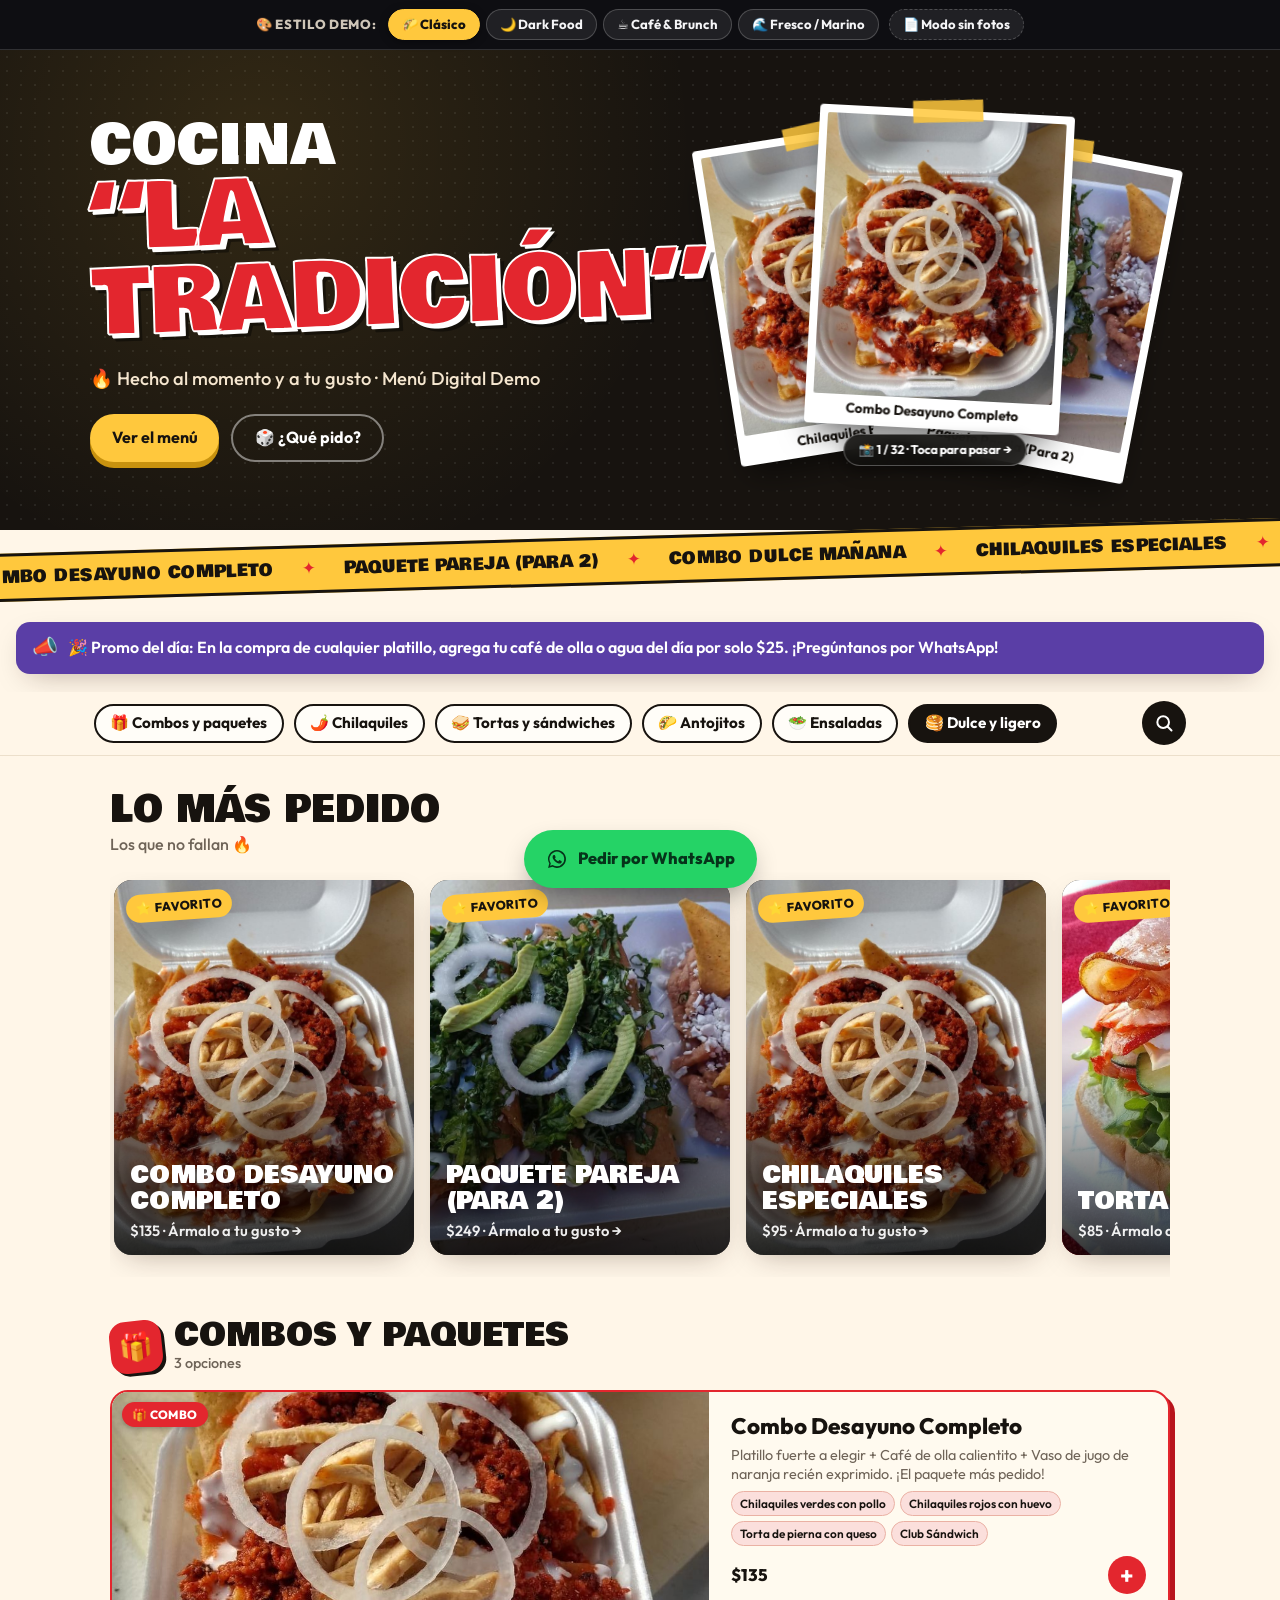
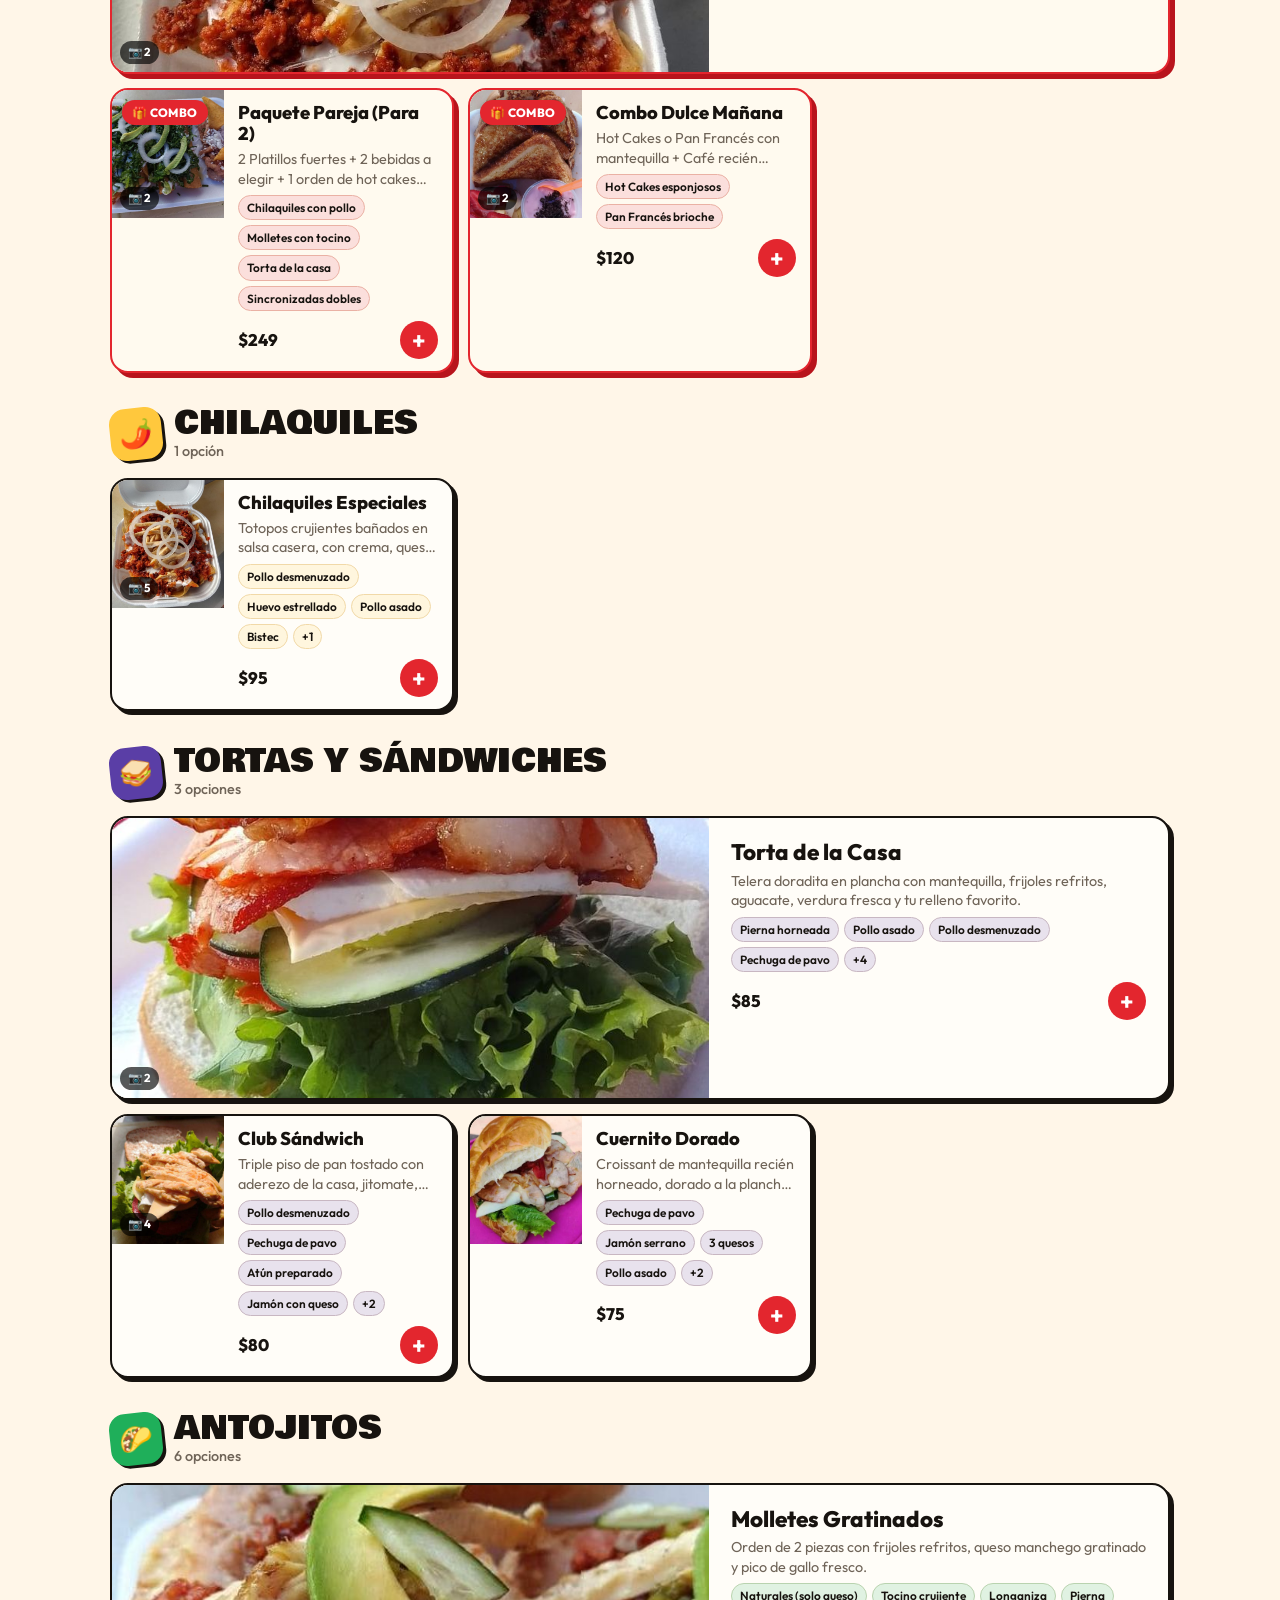
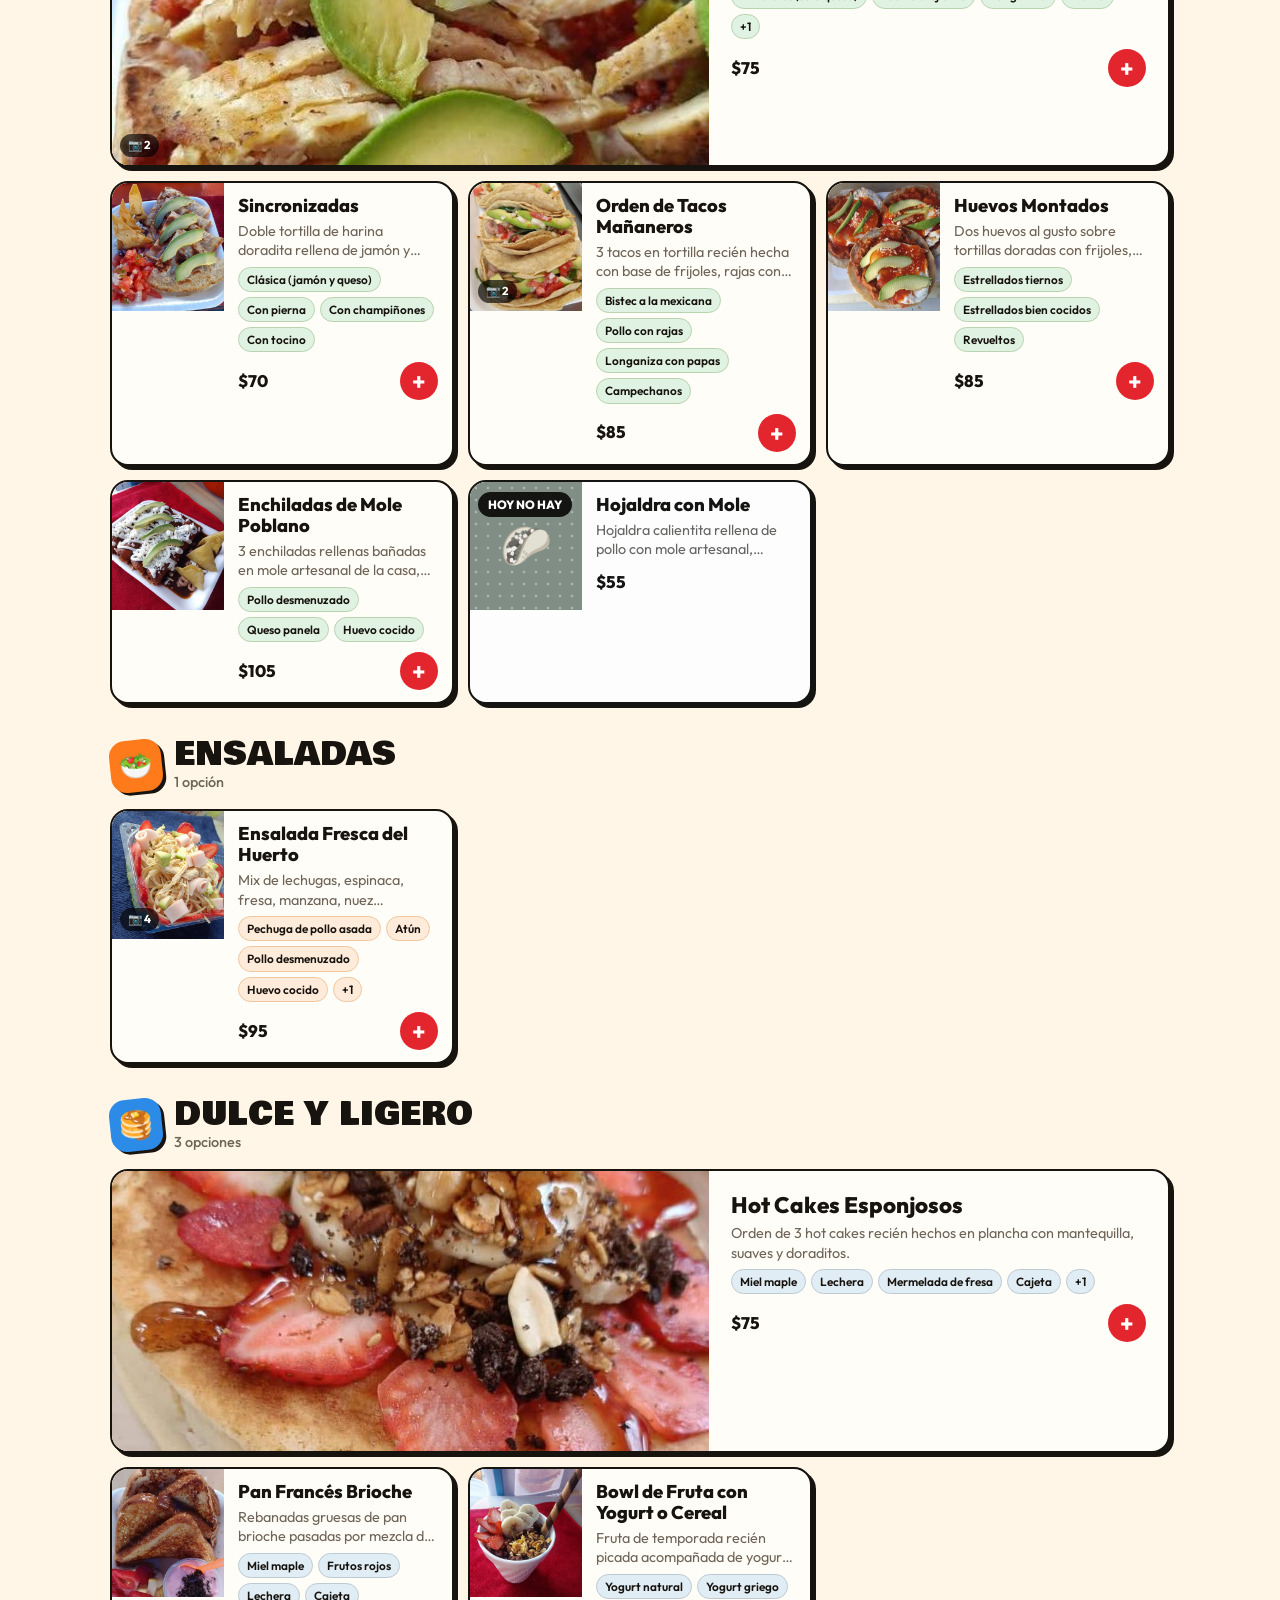
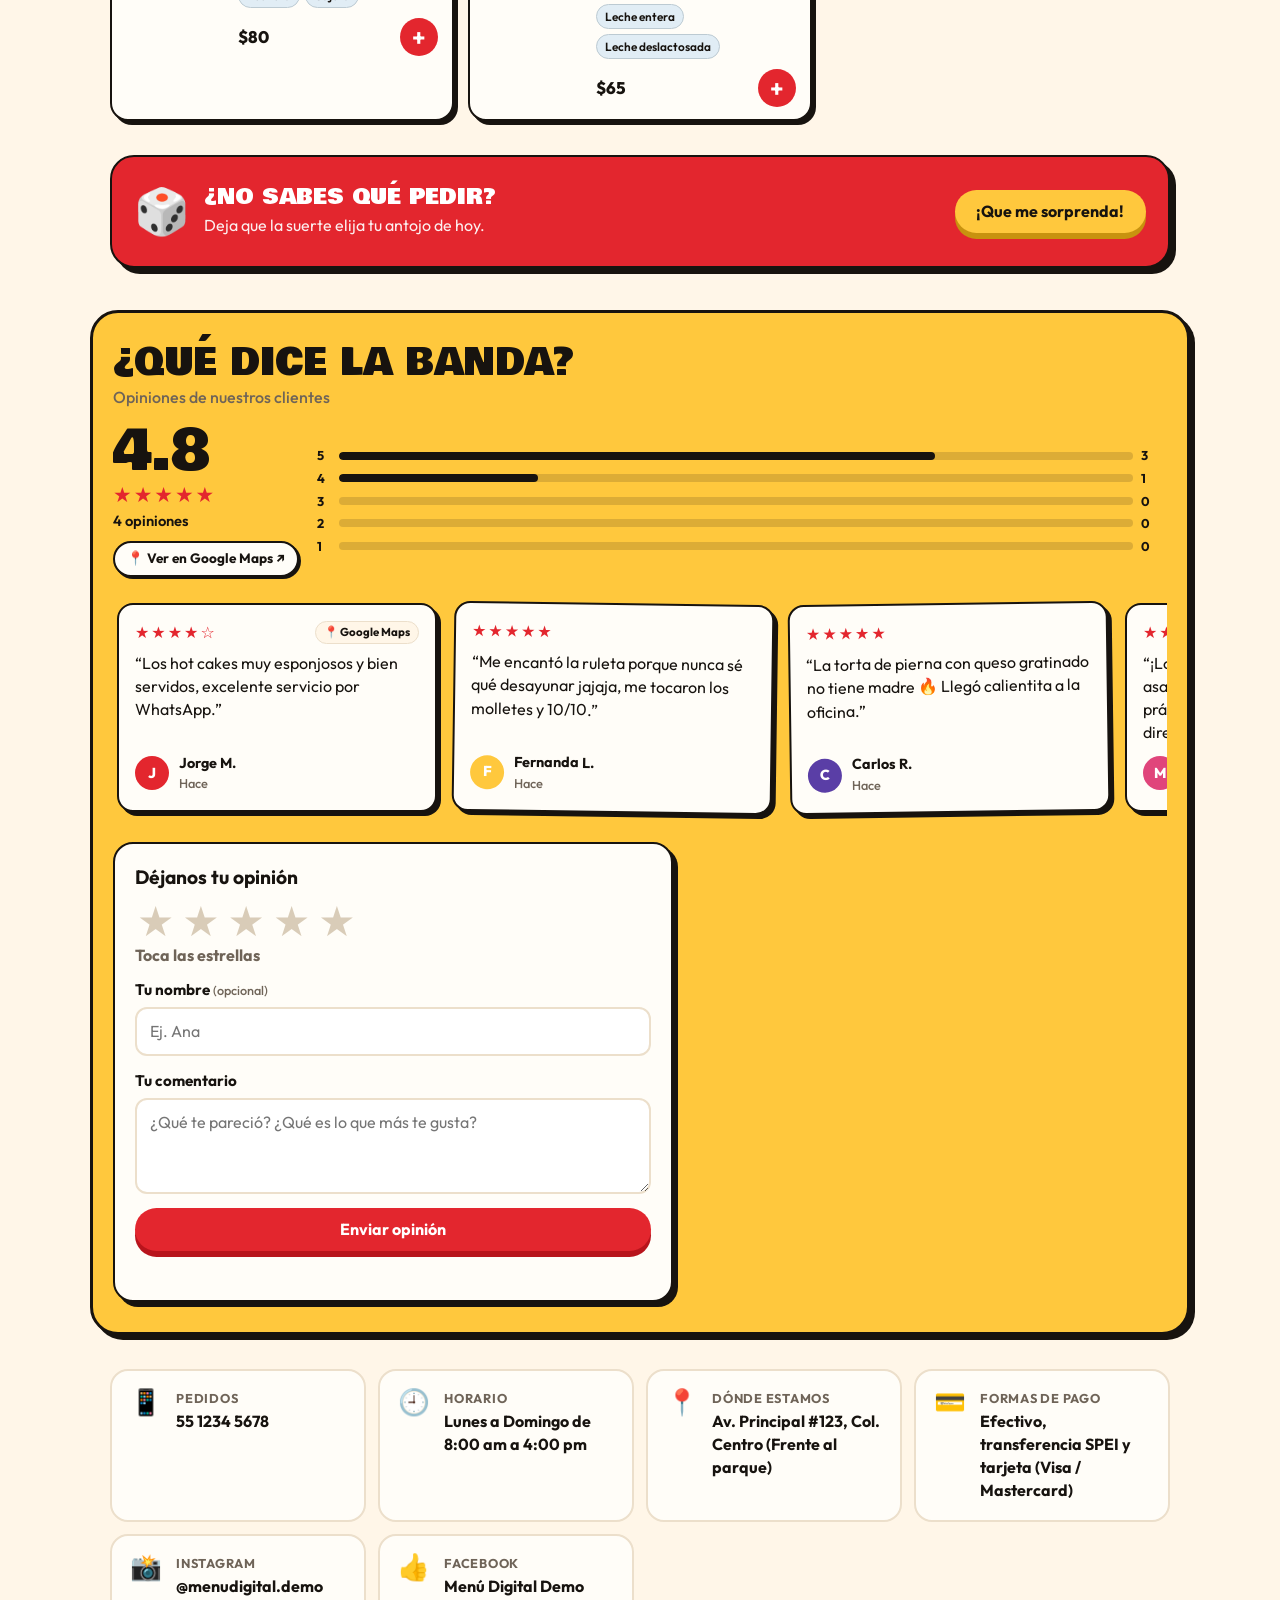
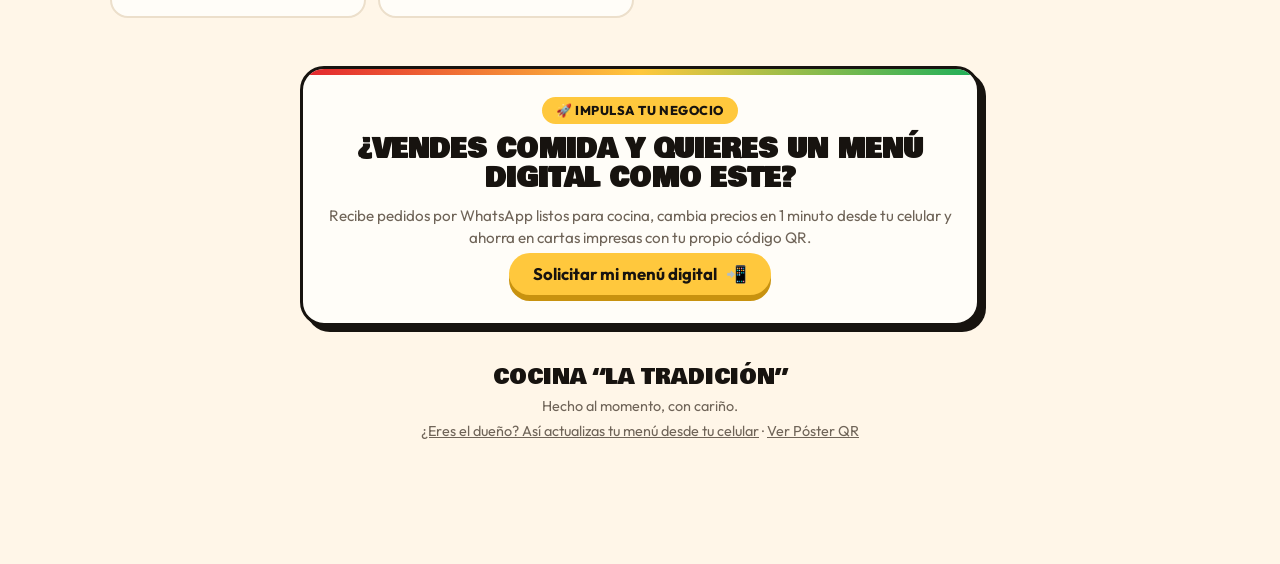
<file: index.html>
<!DOCTYPE html>
<html lang="es">
<head>
  <meta charset="UTF-8">
  <meta name="viewport" content="width=device-width, initial-scale=1, viewport-fit=cover">
  <title>Menú Digital Interactivo · Demo para Restaurantes</title>
  <meta name="description" content="Menú digital interactivo para restaurantes: fotos apetitosas, pedidos directos a WhatsApp, combos y actualización en 1 minuto sin cartas impresas.">
  <meta name="theme-color" content="#17130F">

  <!-- VISTA PREVIA PARA WHATSAPP / REDES (OPEN GRAPH) -->
  <meta property="og:type" content="website">
  <meta property="og:url" content="https://santiagoori.github.io/menu-demo/">
  <meta property="og:title" content="Menú Digital Interactivo · Demo en Vivo">
  <meta property="og:description" content="Mira cómo tus clientes arman su pedido y lo mandan directo a tu WhatsApp. ¡Prueba la experiencia aquí!">
  <meta property="og:image" content="https://santiagoori.github.io/menu-demo/fotos/og-preview.jpg">
  <meta property="og:image:secure_url" content="https://santiagoori.github.io/menu-demo/fotos/og-preview.jpg">
  <meta property="og:image:type" content="image/jpeg">
  <meta property="og:image:width" content="1376">
  <meta property="og:image:height" content="768">
  <meta property="og:image:alt" content="Menú Digital Interactivo en smartphone con código QR y pedidos a WhatsApp">

  <!-- VISTA PREVIA PARA TWITTER / X -->
  <meta name="twitter:card" content="summary_large_image">
  <meta name="twitter:title" content="Menú Digital Interactivo · Demo en Vivo">
  <meta name="twitter:description" content="Mira cómo tus clientes arman su pedido y lo mandan directo a tu WhatsApp. ¡Prueba la experiencia aquí!">
  <meta name="twitter:image" content="https://santiagoori.github.io/menu-demo/fotos/og-preview.jpg">
  <link rel="icon" href="data:image/svg+xml,<svg xmlns='http://www.w3.org/2000/svg' viewBox='0 0 100 100'><text y='.9em' font-size='90'>🍳</text></svg>">
  <link rel="preconnect" href="https://fonts.googleapis.com">
  <link rel="preconnect" href="https://fonts.gstatic.com" crossorigin>
  <link href="https://fonts.googleapis.com/css2?family=Bowlby+One&family=Fredoka:wght@600;700&family=Outfit:wght@400;500;600;700;800&family=Playfair+Display:ital,wght@0,600;0,700;1,400&family=Space+Grotesk:wght@600;700&display=swap" rel="stylesheet">
  <link rel="stylesheet" href="estilos.css?v=20261116c">
</head>
<body>

  <!-- SELECTOR DE TEMAS DEMO -->
  <div class="theme-bar" id="theme-bar" aria-label="Selector de temas visuales">
    <div class="theme-bar-inner">
      <span class="theme-bar-label">🎨 Estilo demo:</span>
      <div class="theme-chips">
        <button type="button" class="theme-chip is-on" data-set-tema="clasico">🌮 Clásico</button>
        <button type="button" class="theme-chip" data-set-tema="dark">🌙 Dark Food</button>
        <button type="button" class="theme-chip" data-set-tema="cafe">☕ Café &amp; Brunch</button>
        <button type="button" class="theme-chip" data-set-tema="marino">🌊 Fresco / Marino</button>
        <button type="button" class="theme-chip theme-chip-sep" id="btn-sin-fotos" data-toggle-fotos aria-pressed="false">📄 Modo sin fotos</button>
      </div>
    </div>
  </div>

  <!-- PORTADA -->
  <header class="hero" id="inicio">
    <div class="hero-text">
      <p class="hero-kicker">Cocina</p>
      <h1 class="hero-title" id="nombre-negocio">“La Tradición”</h1>
      <p class="hero-tagline" id="frase">Hecho al momento y a tu gusto · Menú Digital Demo</p>
      <div class="hero-actions">
        <a href="#menu" class="btn btn-yellow">Ver el menú</a>
        <button type="button" class="btn btn-ghost" data-ruleta>🎲 ¿Qué pido?</button>
      </div>
    </div>
    <div class="hero-photos" id="hero-fotos" role="button" tabindex="0" aria-label="Galería de platillos: haz clic para ver la siguiente foto"></div>
  </header>

  <div class="marquee-wrap" aria-hidden="true"><div class="marquee"><div class="marquee-track" id="marquee"></div></div></div>

  <div class="aviso" id="aviso" hidden></div>

  <!-- NAVEGACIÓN DE CATEGORÍAS -->
  <nav class="cats" id="cats" aria-label="Categorías del menú">
    <div class="cats-scroll" id="cats-lista"></div>
    <button type="button" class="cats-search" id="btn-buscar" aria-label="Buscar platillo">
      <svg viewBox="0 0 24 24" width="20" height="20"><circle cx="11" cy="11" r="7" fill="none" stroke="currentColor" stroke-width="2.4"/><path d="M16.5 16.5 21 21" stroke="currentColor" stroke-width="2.4" stroke-linecap="round"/></svg>
    </button>
    <div class="search-box" id="search-box" hidden>
      <input type="search" id="buscar" placeholder="Busca: chilaquiles, pierna, hot cakes…" autocomplete="off" aria-label="Buscar en el menú">
      <button type="button" id="cerrar-buscar" aria-label="Cerrar búsqueda">✕</button>
    </div>
  </nav>

  <main>
    <section class="block favs" id="favoritos" hidden>
      <div class="block-head">
        <h2 class="block-title">Lo más pedido</h2>
        <p class="block-sub">Los que no fallan 🔥</p>
      </div>
      <div class="favs-scroll" id="favs-lista"></div>
    </section>

    <div id="menu" class="menu"></div>
    <p class="sin-resultados" id="sin-resultados" hidden>No encontramos ese antojo 😅 <br>Escríbenos por WhatsApp, seguro te lo preparamos.</p>

    <!-- RULETA -->
    <section class="block ruleta-cta">
      <div class="ruleta-card">
        <span class="ruleta-dice" aria-hidden="true">🎲</span>
        <div>
          <h2>¿No sabes qué pedir?</h2>
          <p>Deja que la suerte elija tu antojo de hoy.</p>
        </div>
        <button type="button" class="btn btn-red" data-ruleta>¡Que me sorprenda!</button>
      </div>
    </section>

    <!-- OPINIONES -->
    <section class="block opiniones" id="opiniones">
      <div class="block-head">
        <h2 class="block-title">¿Qué dice la banda?</h2>
        <p class="block-sub">Opiniones de nuestros clientes</p>
      </div>
      <div class="op-resumen" id="op-resumen"></div>
      <div class="op-scroll" id="op-lista"></div>

      <form class="op-form" id="op-form" novalidate>
        <h3>Déjanos tu opinión</h3>
        <div class="stars-input" id="stars-input" role="radiogroup" aria-label="Calificación">
          <button type="button" role="radio" aria-checked="false" data-v="1" aria-label="1 estrella">★</button>
          <button type="button" role="radio" aria-checked="false" data-v="2" aria-label="2 estrellas">★</button>
          <button type="button" role="radio" aria-checked="false" data-v="3" aria-label="3 estrellas">★</button>
          <button type="button" role="radio" aria-checked="false" data-v="4" aria-label="4 estrellas">★</button>
          <button type="button" role="radio" aria-checked="false" data-v="5" aria-label="5 estrellas">★</button>
        </div>
        <p class="stars-label" id="stars-label">Toca las estrellas</p>
        <label class="field">
          <span>Tu nombre <small>(opcional)</small></span>
          <input type="text" id="op-nombre" maxlength="40" autocomplete="given-name" placeholder="Ej. Ana">
        </label>
        <label class="field">
          <span>Tu comentario</span>
          <textarea id="op-comentario" rows="3" maxlength="400" placeholder="¿Qué te pareció? ¿Qué es lo que más te gusta?"></textarea>
        </label>
        <input type="text" id="op-web" class="hp" tabindex="-1" autocomplete="off" aria-hidden="true">
        <button type="submit" class="btn btn-red btn-block">Enviar opinión</button>
        <p class="op-nota" id="op-nota"></p>
      </form>
    </section>

    <!-- INFORMACIÓN -->
    <section class="block info" id="info">
      <div class="info-grid" id="info-lista"></div>
    </section>
  </main>

  <footer class="footer">
    <div class="footer-promo">
      <span class="promo-badge">🚀 Impulsa tu negocio</span>
      <h3 class="promo-title">¿Vendes comida y quieres un menú digital como este?</h3>
      <p class="promo-desc">Recibe pedidos por WhatsApp listos para cocina, cambia precios en 1 minuto desde tu celular y ahorra en cartas impresas con tu propio código QR.</p>
      <a href="#" target="_blank" rel="noopener" class="btn btn-yellow btn-promo" id="link-crear-menu">
        <span>Solicitar mi menú digital</span> 📲
      </a>
    </div>

    <p class="footer-brand" id="footer-nombre">Cocina “La Tradición”</p>
    <p>Hecho al momento, con cariño.</p>
    <p class="footer-links"><a href="ayuda.html">¿Eres el dueño? Así actualizas tu menú desde tu celular</a> · <a href="qr.html">Ver Póster QR</a></p>
  </footer>

  <!-- BARRA DE PEDIDO -->
  <div class="cartbar" id="cartbar">
    <a class="cartbar-wa" id="cartbar-wa" href="#" target="_blank" rel="noopener">
      <svg viewBox="0 0 32 32" width="22" height="22" aria-hidden="true"><path fill="currentColor" d="M16 3a13 13 0 0 0-11.2 19.6L3 29l6.6-1.7A13 13 0 1 0 16 3Zm0 23.7c-2 0-4-.6-5.7-1.6l-.4-.2-3.9 1 1-3.8-.3-.4A10.7 10.7 0 1 1 16 26.7Zm5.9-8c-.3-.2-1.9-1-2.2-1-.3-.2-.5-.2-.7.1l-1 1.3c-.2.2-.4.2-.7.1a8.8 8.8 0 0 1-4.4-3.8c-.3-.6.3-.5 1-1.7.1-.2 0-.4 0-.6l-1-2.4c-.3-.6-.5-.5-.7-.5h-.6c-.2 0-.6.1-.9.4-.3.3-1.1 1.1-1.1 2.7s1.2 3.2 1.3 3.4c.2.2 2.3 3.5 5.6 5 2.1.9 2.9 1 4 .8.6-.1 1.9-.8 2.2-1.5.3-.8.3-1.4.2-1.5 0-.2-.3-.3-.6-.4Z"/></svg>
      <span>Pedir por WhatsApp</span>
    </a>
    <button type="button" class="cartbar-cart" id="cartbar-cart" hidden>
      <span class="cartbar-count" id="cartbar-count">0</span>
      <span class="cartbar-label">Ver mi pedido</span>
      <span class="cartbar-total" id="cartbar-total"></span>
    </button>
  </div>

  <!-- HOJAS (ventanas que suben desde abajo) -->
  <div class="overlay" id="overlay" hidden></div>

  <section class="sheet sheet-platillo" id="sheet-platillo" role="dialog" aria-modal="true" aria-labelledby="pl-nombre" hidden>
    <button type="button" class="sheet-close" data-cerrar aria-label="Cerrar">✕</button>
    <div class="pl-scroll" id="pl-scroll">
      <div class="pl-gal" id="pl-media"></div>
      <div class="pl-info" id="pl-body"></div>
    </div>
    <div class="sheet-foot">
      <div class="qty" aria-label="Cantidad">
        <button type="button" id="pl-menos" aria-label="Uno menos">−</button>
        <output id="pl-qty">1</output>
        <button type="button" id="pl-mas" aria-label="Uno más">+</button>
      </div>
      <button type="button" class="btn btn-red btn-grow" id="pl-agregar">Agregar</button>
    </div>
  </section>

  <section class="sheet" id="sheet-carrito" role="dialog" aria-modal="true" aria-labelledby="car-titulo" hidden>
    <button type="button" class="sheet-close" data-cerrar aria-label="Cerrar">✕</button>
    <div class="sheet-body">
      <h2 class="sheet-title" id="car-titulo">Mi pedido</h2>
      <ul class="car-items" id="car-items"></ul>
      <button type="button" class="link-btn" data-cerrar>+ Agregar algo más</button>

      <div class="car-form">
        <label class="field">
          <span>¿A nombre de quién?</span>
          <input type="text" id="car-nombre" maxlength="40" autocomplete="given-name" placeholder="Tu nombre">
        </label>
        <div class="field" id="car-entrega-campo">
          <span>¿Cómo lo quieres?</span>
          <div class="chips" id="car-entrega">
            <button type="button" class="chip is-on" data-v="recoger">🏃 Paso por él</button>
            <button type="button" class="chip" data-v="llevar">🛵 Me lo llevas</button>
          </div>
        </div>
        <label class="field" id="car-dir-campo" hidden>
          <span>¿A dónde te lo llevamos?</span>
          <input type="text" id="car-dir" maxlength="120" autocomplete="street-address" placeholder="Oficina, local, calle…">
        </label>
        <div class="field">
          <span>¿Para cuándo?</span>
          <div class="chips" id="car-hora">
            <button type="button" class="chip is-on" data-v="ya">⚡ Lo antes posible</button>
            <button type="button" class="chip" data-v="hora">🕘 A una hora</button>
          </div>
          <input type="time" id="car-hora-input" class="mt" hidden aria-label="Hora">
        </div>
        <label class="field">
          <span>¿Alguna indicación adicional? <small>(opcional)</small></span>
          <textarea id="car-nota" rows="2" maxlength="200" placeholder="Ej. pago con transferencia, traigo cambio de $200…"></textarea>
        </label>
      </div>
    </div>
    <div class="sheet-foot sheet-foot-col">
      <div class="car-total" id="car-total"></div>
      <button type="button" class="btn btn-wa btn-block" id="car-enviar">
        <svg viewBox="0 0 32 32" width="22" height="22" aria-hidden="true"><path fill="currentColor" d="M16 3a13 13 0 0 0-11.2 19.6L3 29l6.6-1.7A13 13 0 1 0 16 3Zm0 23.7c-2 0-4-.6-5.7-1.6l-.4-.2-3.9 1 1-3.8-.3-.4A10.7 10.7 0 1 1 16 26.7Zm5.9-8c-.3-.2-1.9-1-2.2-1-.3-.2-.5-.2-.7.1l-1 1.3c-.2.2-.4.2-.7.1a8.8 8.8 0 0 1-4.4-3.8c-.3-.6.3-.5 1-1.7.1-.2 0-.4 0-.6l-1-2.4c-.3-.6-.5-.5-.7-.5h-.6c-.2 0-.6.1-.9.4-.3.3-1.1 1.1-1.1 2.7s1.2 3.2 1.3 3.4c.2.2 2.3 3.5 5.6 5 2.1.9 2.9 1 4 .8.6-.1 1.9-.8 2.2-1.5.3-.8.3-1.4.2-1.5 0-.2-.3-.3-.6-.4Z"/></svg>
        Enviar pedido por WhatsApp
      </button>
    </div>
  </section>

  <section class="sheet sheet-ruleta" id="sheet-ruleta" role="dialog" aria-modal="true" aria-label="¿Qué pido?" hidden>
    <button type="button" class="sheet-close" data-cerrar aria-label="Cerrar">✕</button>
    <div class="sheet-body ruleta-body">
      <p class="ruleta-kicker">Hoy te toca…</p>
      <div class="ruleta-foto" id="ru-foto"></div>
      <p class="ruleta-nombre" id="ru-nombre">…</p>
      <p class="ruleta-detalle" id="ru-detalle"></p>
      <div class="ruleta-acciones">
        <button type="button" class="btn btn-ghost-dark" id="ru-otra">🎲 Otra vez</button>
        <button type="button" class="btn btn-red" id="ru-quiero" disabled>¡Ese mero!</button>
      </div>
    </div>
  </section>

  <div class="lightbox" id="lightbox" role="dialog" aria-modal="true" aria-label="Foto" hidden>
    <button type="button" class="lb-close" data-cerrar aria-label="Cerrar">✕</button>
    <button type="button" class="lb-nav lb-prev" id="lb-prev" aria-label="Foto anterior">‹</button>
    <img id="lb-img" alt="">
    <button type="button" class="lb-nav lb-next" id="lb-next" aria-label="Foto siguiente">›</button>
    <div class="lb-caption">
      <span id="lb-nombre"></span>
      <button type="button" class="btn btn-yellow btn-sm" id="lb-pedir">Lo quiero</button>
    </div>
  </div>

  <div class="toast" id="toast" role="status" aria-live="polite"></div>

  <script src="configuracion.js?v=20261116c"></script>
  <script src="menu-respaldo.js?v=20261116c"></script>
  <script src="app.js?v=20261116c"></script>
</body>
</html>
</file>
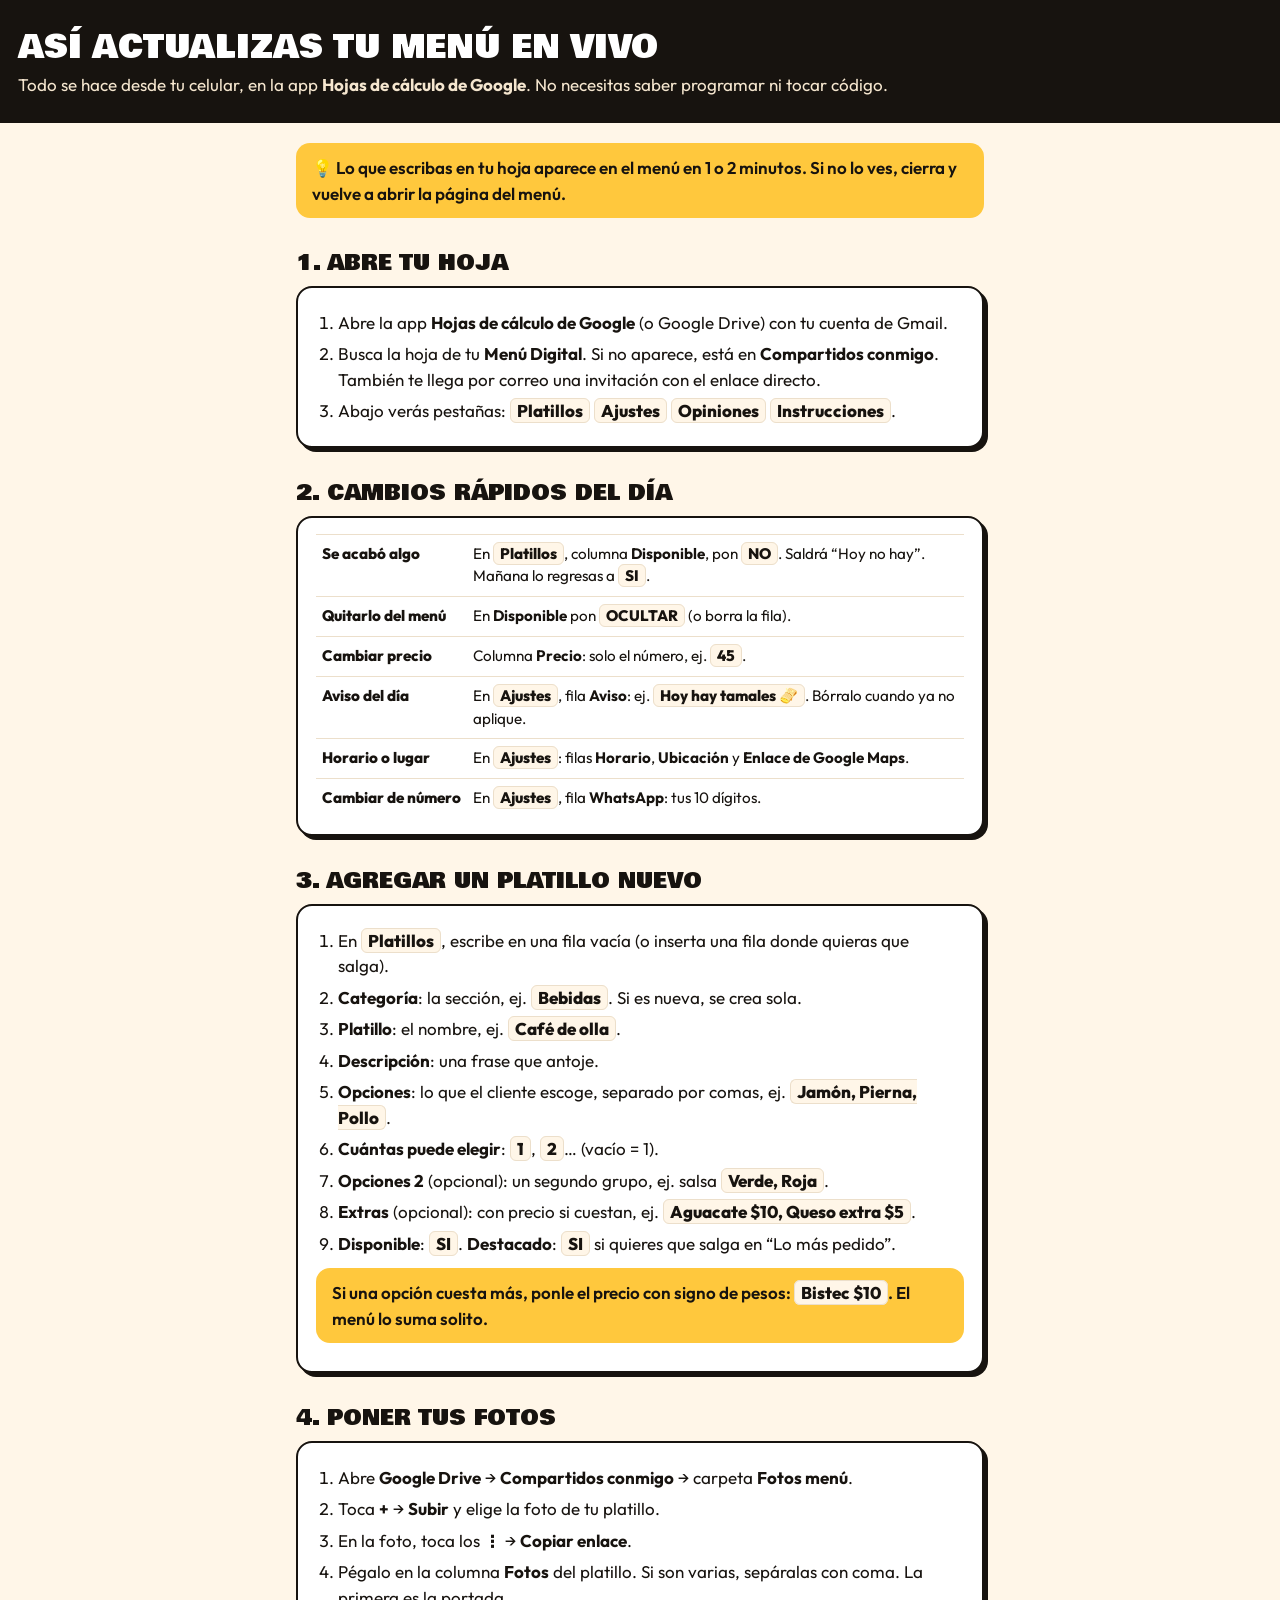
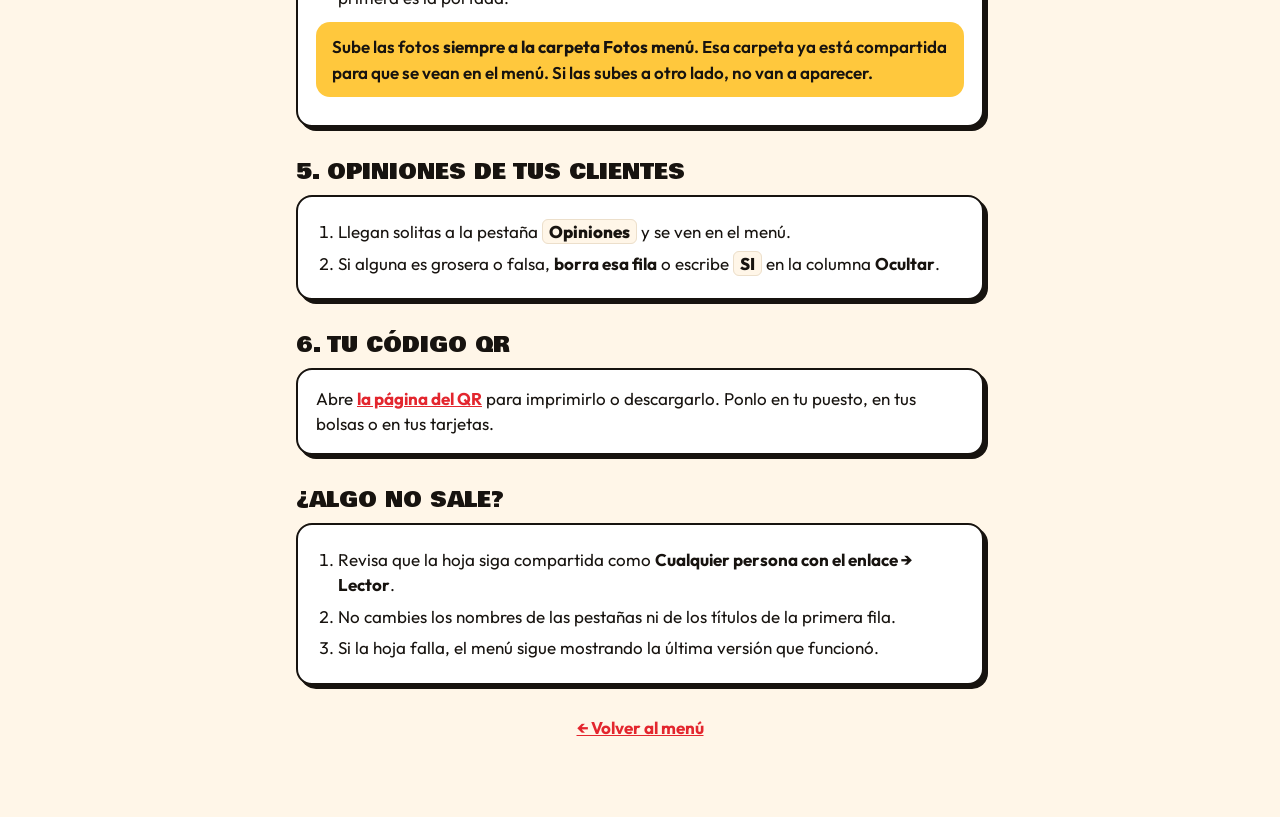
<file: ayuda.html>
<!DOCTYPE html>
<html lang="es">
<head>
  <meta charset="UTF-8">
  <meta name="viewport" content="width=device-width, initial-scale=1">
  <title>Guía de Administración · Menú Digital</title>
  <meta name="robots" content="noindex">
  <link href="https://fonts.googleapis.com/css2?family=Bowlby+One&family=Outfit:wght@400;600;800&display=swap" rel="stylesheet">
  <style>
    :root { --ink: #17130f; --red: #e3262e; --yellow: #ffc83d; --cream: #fff6e8; --muted: #6f6458; --line: #ecdfcb; }
    * { box-sizing: border-box; }
    body { margin: 0; font-family: "Outfit", system-ui, sans-serif; background: var(--cream); color: var(--ink); line-height: 1.5; font-size: 17px; }
    header { background: var(--ink); color: #fff; padding: 30px 18px 26px; }
    header h1 { font-family: "Bowlby One", sans-serif; font-weight: 400; margin: 0; font-size: 2rem; line-height: 1.05; text-transform: uppercase; }
    header p { margin: 8px 0 0; color: #f5e6cf; }
    main { max-width: 720px; margin: 0 auto; padding: 8px 16px 60px; }
    h2 { font-family: "Bowlby One", sans-serif; font-weight: 400; text-transform: uppercase; font-size: 1.35rem; margin: 34px 0 10px; line-height: 1.1; }
    .card { background: #fff; border: 2px solid var(--ink); border-radius: 16px; padding: 16px 18px; box-shadow: 4px 4px 0 var(--ink); margin-bottom: 14px; }
    ol { margin: 0; padding-left: 1.3em; }
    li { margin: 6px 0; }
    code, .tag { background: var(--cream); border: 1px solid var(--line); border-radius: 6px; padding: 1px 6px; font-family: inherit; font-weight: 800; }
    .tip { background: var(--yellow); border-radius: 14px; padding: 12px 16px; font-weight: 600; margin: 12px 0; }
    table { width: 100%; border-collapse: collapse; font-size: .95rem; }
    td { border-top: 1px solid var(--line); padding: 8px 6px; vertical-align: top; }
    td:first-child { font-weight: 800; white-space: nowrap; }
    a { color: var(--red); font-weight: 700; }
  </style>
</head>
<body>
  <header>
    <h1>Así actualizas tu menú en vivo</h1>
    <p>Todo se hace desde tu celular, en la app <strong>Hojas de cálculo de Google</strong>. No necesitas saber programar ni tocar código.</p>
  </header>
  <main>
    <div class="tip">💡 Lo que escribas en tu hoja aparece en el menú en 1 o 2 minutos. Si no lo ves, cierra y vuelve a abrir la página del menú.</div>

    <h2>1. Abre tu hoja</h2>
    <div class="card">
      <ol>
        <li>Abre la app <strong>Hojas de cálculo de Google</strong> (o Google Drive) con tu cuenta de Gmail.</li>
        <li>Busca la hoja de tu <strong>Menú Digital</strong>. Si no aparece, está en <strong>Compartidos conmigo</strong>. También te llega por correo una invitación con el enlace directo.</li>
        <li>Abajo verás pestañas: <span class="tag">Platillos</span> <span class="tag">Ajustes</span> <span class="tag">Opiniones</span> <span class="tag">Instrucciones</span>.</li>
      </ol>
    </div>

    <h2>2. Cambios rápidos del día</h2>
    <div class="card">
      <table>
        <tr><td>Se acabó algo</td><td>En <span class="tag">Platillos</span>, columna <strong>Disponible</strong>, pon <code>NO</code>. Saldrá “Hoy no hay”. Mañana lo regresas a <code>SI</code>.</td></tr>
        <tr><td>Quitarlo del menú</td><td>En <strong>Disponible</strong> pon <code>OCULTAR</code> (o borra la fila).</td></tr>
        <tr><td>Cambiar precio</td><td>Columna <strong>Precio</strong>: solo el número, ej. <code>45</code>.</td></tr>
        <tr><td>Aviso del día</td><td>En <span class="tag">Ajustes</span>, fila <strong>Aviso</strong>: ej. <code>Hoy hay tamales 🫔</code>. Bórralo cuando ya no aplique.</td></tr>
        <tr><td>Horario o lugar</td><td>En <span class="tag">Ajustes</span>: filas <strong>Horario</strong>, <strong>Ubicación</strong> y <strong>Enlace de Google Maps</strong>.</td></tr>
        <tr><td>Cambiar de número</td><td>En <span class="tag">Ajustes</span>, fila <strong>WhatsApp</strong>: tus 10 dígitos.</td></tr>
      </table>
    </div>

    <h2>3. Agregar un platillo nuevo</h2>
    <div class="card">
      <ol>
        <li>En <span class="tag">Platillos</span>, escribe en una fila vacía (o inserta una fila donde quieras que salga).</li>
        <li><strong>Categoría</strong>: la sección, ej. <code>Bebidas</code>. Si es nueva, se crea sola.</li>
        <li><strong>Platillo</strong>: el nombre, ej. <code>Café de olla</code>.</li>
        <li><strong>Descripción</strong>: una frase que antoje.</li>
        <li><strong>Opciones</strong>: lo que el cliente escoge, separado por comas, ej. <code>Jamón, Pierna, Pollo</code>.</li>
        <li><strong>Cuántas puede elegir</strong>: <code>1</code>, <code>2</code>… (vacío = 1).</li>
        <li><strong>Opciones 2</strong> (opcional): un segundo grupo, ej. salsa <code>Verde, Roja</code>.</li>
        <li><strong>Extras</strong> (opcional): con precio si cuestan, ej. <code>Aguacate $10, Queso extra $5</code>.</li>
        <li><strong>Disponible</strong>: <code>SI</code>. <strong>Destacado</strong>: <code>SI</code> si quieres que salga en “Lo más pedido”.</li>
      </ol>
      <div class="tip">Si una opción cuesta más, ponle el precio con signo de pesos: <code>Bistec $10</code>. El menú lo suma solito.</div>
    </div>

    <h2>4. Poner tus fotos</h2>
    <div class="card">
      <ol>
        <li>Abre <strong>Google Drive</strong> → <strong>Compartidos conmigo</strong> → carpeta <strong>Fotos menú</strong>.</li>
        <li>Toca <strong>+</strong> → <strong>Subir</strong> y elige la foto de tu platillo.</li>
        <li>En la foto, toca los <strong>⋮</strong> → <strong>Copiar enlace</strong>.</li>
        <li>Pégalo en la columna <strong>Fotos</strong> del platillo. Si son varias, sepáralas con coma. La primera es la portada.</li>
      </ol>
      <div class="tip">Sube las fotos <strong>siempre a la carpeta Fotos menú</strong>. Esa carpeta ya está compartida para que se vean en el menú. Si las subes a otro lado, no van a aparecer.</div>
    </div>

    <h2>5. Opiniones de tus clientes</h2>
    <div class="card">
      <ol>
        <li>Llegan solitas a la pestaña <span class="tag">Opiniones</span> y se ven en el menú.</li>
        <li>Si alguna es grosera o falsa, <strong>borra esa fila</strong> o escribe <code>SI</code> en la columna <strong>Ocultar</strong>.</li>
      </ol>
    </div>

    <h2>6. Tu código QR</h2>
    <div class="card">
      <p style="margin:0">Abre <a href="qr.html">la página del QR</a> para imprimirlo o descargarlo. Ponlo en tu puesto, en tus bolsas o en tus tarjetas.</p>
    </div>

    <h2>¿Algo no sale?</h2>
    <div class="card">
      <ol>
        <li>Revisa que la hoja siga compartida como <strong>Cualquier persona con el enlace → Lector</strong>.</li>
        <li>No cambies los nombres de las pestañas ni de los títulos de la primera fila.</li>
        <li>Si la hoja falla, el menú sigue mostrando la última versión que funcionó.</li>
      </ol>
    </div>

    <p style="text-align:center;margin-top:30px"><a href="./">← Volver al menú</a></p>
  </main>
</body>
</html>
</file>
<file: estilos.css>
/* ========== Menú Digital · estilos ========== */
:root {
  --hero-bg: #17130f;
  --ink: #17130f;
  --ink-2: #2a231c;
  --cream: #fff6e8;
  --paper: #fffdf8;
  --line: #ecdfcb;
  --muted: #6f6458;
  --red: #e3262e;
  --red-dark: #b8141c;
  --yellow: #ffc83d;
  --purple: #5a3ea6;
  --green: #1faf5a;
  --wa: #25d366;
  --radius: 18px;
  --shadow: 0 10px 30px -12px rgba(40, 20, 0, .35);
  --display: "Bowlby One", "Arial Black", Impact, sans-serif;
  --body: "Outfit", system-ui, -apple-system, "Segoe UI", sans-serif;
  --safe-b: env(safe-area-inset-bottom, 0px);
}

/* ---------- VARIABLES DE LOS 4 ESTILOS INTERCAMBIABLES ---------- */
/* TEMA DARK FOOD (Gastro-Pub / Urbano Nocturno) */
:root[data-tema="dark"],
body[data-tema="dark"] {
  --hero-bg: #0d0d10;
  --ink: #f5f5f7;
  --ink-2: #e1e1e6;
  --cream: #121215;
  --paper: #1c1c22;
  --line: #2e2e38;
  --muted: #9c9ca4;
  --red: #ff3b30;
  --red-dark: #b8141c;
  --yellow: #ffd60a;
  --purple: #bf5af2;
  --green: #30d158;
  --radius: 20px;
  --display: "Space Grotesk", system-ui, sans-serif;
  --shadow: 0 12px 30px -10px rgba(0,0,0,.75);
}

/* TEMA CAFÉ & BRUNCH (Carta Editorial / Bistro Europeo) */
:root[data-tema="cafe"],
body[data-tema="cafe"] {
  --hero-bg: #2b211b;
  --ink: #2b221d;
  --ink-2: #3a2e27;
  --cream: #fbf7f0;
  --paper: #ffffff;
  --line: #dfd3c3;
  --muted: #7d6e64;
  --red: #bf5535;
  --red-dark: #8c381f;
  --yellow: #df9e47;
  --purple: #6c5270;
  --green: #4f7757;
  --radius: 12px;
  --display: "Playfair Display", Georgia, serif;
  --shadow: 0 8px 24px -10px rgba(43,34,29,.18);
}

/* TEMA MARINO / FRESCO (Costero / Tarjetas Verticales) */
:root[data-tema="marino"],
body[data-tema="marino"] {
  --hero-bg: #06283d;
  --ink: #0d2238;
  --ink-2: #163657;
  --cream: #f2f6fa;
  --paper: #ffffff;
  --line: #c8dfed;
  --muted: #577088;
  --red: #028090;
  --red-dark: #005662;
  --yellow: #f4a261;
  --purple: #2a9d8f;
  --green: #2ec4b6;
  --radius: 24px;
  --display: "Fredoka", system-ui, sans-serif;
  --shadow: 0 12px 28px -10px rgba(13,34,56,.16);
}

* { box-sizing: border-box; }
html { scroll-behavior: smooth; scroll-padding-top: 76px; -webkit-text-size-adjust: 100%; }
body {
  margin: 0;
  background: var(--cream);
  color: var(--ink);
  font-family: var(--body);
  font-size: 16px;
  line-height: 1.45;
  padding-bottom: calc(88px + var(--safe-b));
  overflow-x: hidden;
  overscroll-behavior-x: none; /* sin rebote ni arrastre lateral de toda la página */
}
body.no-scroll { overflow: hidden; }
img { display: block; max-width: 100%; }
button { font: inherit; color: inherit; cursor: pointer; -webkit-user-select: none; user-select: none; }
a { color: inherit; }
[hidden] { display: none !important; }
:focus-visible { outline: 3px solid var(--yellow); outline-offset: 2px; border-radius: 6px; }

/* ---------- botones ---------- */
.btn {
  display: inline-flex; align-items: center; justify-content: center; gap: .5em;
  border: 0; border-radius: 999px; padding: .8em 1.35em;
  font-weight: 700; font-size: 1rem; text-decoration: none; line-height: 1.1;
  transition: transform .15s ease, background-color .15s ease, box-shadow .15s ease;
  -webkit-tap-highlight-color: transparent;
}
.btn:active { transform: scale(.96); }
.btn:disabled { opacity: .45; pointer-events: none; }
.btn-red { background: var(--red); color: #fff; box-shadow: 0 6px 0 var(--red-dark); }
.btn-red:active { box-shadow: 0 2px 0 var(--red-dark); transform: translateY(3px); }
.btn-yellow { background: var(--yellow); color: var(--ink); box-shadow: 0 6px 0 #c8920f; }
.btn-ghost { background: transparent; color: #fff; border: 2px solid rgba(255,255,255,.45); }
.btn-ghost-dark { background: transparent; color: var(--ink); border: 2px solid var(--line); }
.btn-wa { background: var(--wa); color: #06331a; box-shadow: 0 6px 0 #129447; font-size: 1.05rem; }
.btn-block { width: 100%; }
.btn-grow { flex: 1; }
.btn-sm { padding: .55em 1em; font-size: .9rem; box-shadow: none; }
.link-btn { background: none; border: 0; color: var(--red); font-weight: 700; padding: .6em 0; }

/* ---------- portada ---------- */
.hero {
  position: relative;
  background:
    radial-gradient(circle at 20% 20%, rgba(255,200,61,.12), transparent 40%),
    radial-gradient(rgba(255,255,255,.07) 1.2px, transparent 1.4px) 0 0 / 14px 14px,
    var(--hero-bg, #17130f);
  color: #fff;
  padding: 34px 20px 40px;
  overflow: hidden;
  display: grid;
  gap: 28px;
}
.hero-text { position: relative; z-index: 2; max-width: 34rem; }
.hero-kicker {
  margin: 0; font-family: var(--display); font-size: clamp(2rem, 9vw, 3.4rem);
  letter-spacing: .02em; line-height: 1; text-transform: uppercase;
}
.hero-title {
  margin: .05em 0 0; font-family: var(--display); font-weight: 400;
  font-size: clamp(2.6rem, 12.5vw, 5.6rem); line-height: .95; color: var(--red);
  text-transform: uppercase;
  -webkit-text-stroke: 2px #fff;
  text-shadow: 4px 4px 0 #fff, 7px 7px 0 rgba(0,0,0,.4);
  transform: rotate(-2deg); transform-origin: left;
}
.hero-tagline { margin: 18px 0 22px; font-size: 1.15rem; color: #f5e6cf; font-weight: 500; }
.hero-tagline::before { content: "🔥 "; }
.hero-actions { display: flex; flex-wrap: wrap; gap: 12px; }

.hero-photos {
  position: relative; height: 295px; max-width: 440px; width: 100%; margin: 0 auto;
  cursor: pointer; user-select: none; -webkit-user-select: none; -webkit-tap-highlight-color: transparent;
}
.hero-photos[data-count="1"] { cursor: default; }
.polaroid {
  position: absolute; width: 58%; aspect-ratio: 4 / 5; background: #fff; padding: 8px 8px 30px;
  box-shadow: 0 18px 30px -10px rgba(0,0,0,.6); border-radius: 4px;
  animation: drop-in .7s cubic-bezier(.2,.9,.3,1.3) both;
  transition: transform .18s ease;
}
.polaroid img,
.polaroid .ph { width: 100%; height: 100%; object-fit: cover; border-radius: 2px; position: relative; }
.polaroid span {
  position: absolute; bottom: 6px; left: 8px; right: 8px; z-index: 2; text-align: center;
  font-weight: 700; color: #17130f; font-size: .85rem;
  white-space: nowrap; overflow: hidden; text-overflow: ellipsis;
}
.polaroid::before { /* cinta */
  content: ""; position: absolute; top: -10px; left: 50%; width: 70px; height: 22px; z-index: 2;
  transform: translateX(-50%) rotate(-4deg); background: rgba(255,200,61,.85);
}
.polaroid:nth-child(1) { left: 0; top: 20px; transform: rotate(-9deg); z-index: 1; animation-delay: .1s; }
.polaroid:nth-child(2) { left: 22%; top: 0; transform: rotate(3deg); z-index: 3; animation-delay: .25s; }
.polaroid:nth-child(3) { right: 0; top: 34px; transform: rotate(11deg); z-index: 2; animation-delay: .4s; }
.hero-photos[data-count="1"] .polaroid:nth-child(1) { left: 21%; top: 0; transform: rotate(2deg); z-index: 3; }
.hero-photos:not([data-count="1"]):hover .polaroid:nth-child(2) { transform: rotate(1.5deg) scale(1.02); }
.hero-photos:not([data-count="1"]):active .polaroid:nth-child(2) { transform: rotate(3deg) scale(.97); }
.hero-photos .polaroid { height: auto; }
.polaroid.is-flipping { animation: polaroid-next .3s cubic-bezier(.2,.9,.3,1.2) 0s both; }
.hero-photos-badge {
  position: absolute; left: 50%; bottom: 4px; transform: translateX(-50%); z-index: 4;
  background: rgba(18, 16, 14, .88); color: #fff;
  border: 1.5px solid rgba(255, 255, 255, .28);
  backdrop-filter: blur(8px); -webkit-backdrop-filter: blur(8px);
  padding: 6px 14px; border-radius: 999px; font-size: .78rem; font-weight: 700; white-space: nowrap;
  box-shadow: 0 6px 16px rgba(0, 0, 0, .4); pointer-events: none;
  transition: background-color .15s ease, color .15s ease, border-color .15s ease;
}
.hero-photos:hover .hero-photos-badge { background: var(--yellow); color: #17130f; border-color: #17130f; }
@keyframes drop-in { from { opacity: 0; translate: 0 -40px; } to { opacity: 1; translate: 0 0; } }
@keyframes polaroid-next { 0% { opacity: .65; translate: 24px 8px; scale: .94; } 100% { opacity: 1; translate: 0 0; scale: 1; } }

@media (min-width: 760px) {
  .hero { grid-template-columns: 1.1fr 1fr; align-items: center; padding: 60px max(32px, calc((100vw - 1100px) / 2)); }
  .hero-photos { height: 360px; }
  .cats { padding: 0 max(32px, calc((100vw - 1100px) / 2)); }
  .search-box { padding: 0 max(32px, calc((100vw - 1100px) / 2)); }
  .block { padding: 42px 32px 14px; }
  .menu { padding: 0 32px; }
}

/* ---------- cinta de nombres ---------- */
.marquee-wrap {
  overflow: hidden;
  margin: -18px 0 -8px;
  padding: 24px 0;
  position: relative;
  z-index: 4;
  pointer-events: none;
}
.marquee {
  background: var(--yellow);
  color: #17130f;
  overflow: hidden;
  transform: rotate(-1.6deg);
  margin: 0 -40px;
  border-block: 3px solid #17130f;
}
.marquee-track {
  display: flex; width: max-content; gap: 0; padding: 9px 0;
  font-family: var(--display); font-size: 1.05rem; text-transform: uppercase; white-space: nowrap;
  animation: marquee 32s linear infinite;
}
.marquee-track span { padding: 0 14px; }
.marquee-track span::after { content: "✦"; margin-left: 28px; color: var(--red); }
@keyframes marquee { to { transform: translateX(-50%); } }

/* ---------- selector de temas demo (arriba del sitio) ---------- */
.theme-bar {
  background: #0e0e12;
  border-bottom: 1px solid rgba(255,255,255,.14);
  padding: 9px 16px;
  position: relative;
  z-index: 35;
}
.theme-bar-inner {
  max-width: 1100px;
  margin: 0 auto;
  display: flex;
  flex-wrap: wrap;
  align-items: center;
  justify-content: center;
  gap: 8px 12px;
}
.theme-bar-label {
  font-weight: 800;
  font-size: .82rem;
  color: #cfc6b8;
  white-space: nowrap;
  text-transform: uppercase;
  letter-spacing: .05em;
}
.theme-chips {
  display: flex;
  flex-wrap: wrap;
  justify-content: center;
  gap: 6px;
}
.theme-chip {
  flex: none;
  font-weight: 700;
  font-size: .82rem;
  padding: 5px 13px;
  border-radius: 999px;
  border: 1px solid rgba(255,255,255,.2);
  background: rgba(255,255,255,.08);
  color: #f5f5f7;
  cursor: pointer;
  transition: all .15s ease;
}
.theme-chip:hover {
  background: rgba(255,255,255,.18);
  border-color: rgba(255,255,255,.4);
}
.theme-chip.is-on {
  background: var(--yellow);
  color: #17130f;
  border-color: var(--yellow);
  font-weight: 800;
  box-shadow: 0 2px 8px rgba(0,0,0,.35);
}

/* ---------- aviso ---------- */
.aviso {
  margin: 22px 16px 0; padding: 14px 16px; border-radius: 14px;
  background: var(--purple); color: #fff; font-weight: 600; display: flex; gap: 10px; align-items: flex-start;
  box-shadow: var(--shadow);
}
.aviso::before { content: "📣"; font-size: 1.3rem; line-height: 1; }

/* ---------- categorías ---------- */
.cats {
  position: sticky; top: 0; z-index: 20; margin-top: 18px;
  background: rgba(255,246,232,.94); backdrop-filter: blur(10px); -webkit-backdrop-filter: blur(10px);
  border-bottom: 1px solid var(--line);
  display: flex; align-items: center;
  padding: 0 max(20px, calc((100vw - 1100px) / 2));
}
.cats-scroll {
  flex: 1; display: flex; gap: 10px; overflow-x: auto; padding: 12px 4px; scrollbar-width: none;
  scroll-snap-type: x proximity; scroll-padding: 4px;
}
.cats-scroll::-webkit-scrollbar { display: none; }
.cat-chip {
  flex: none; border: 2px solid var(--ink); background: var(--paper); border-radius: 999px;
  padding: .45em .95em; font-weight: 700; font-size: .95rem; white-space: nowrap; scroll-snap-align: start;
  text-decoration: none; color: var(--ink);
  transition: background-color .2s, color .2s, transform .15s;
}
.cat-chip.is-on { background: var(--ink); color: #fff; }
.cat-chip:active { transform: scale(.95); }
.cats-search {
  flex: none; width: 44px; height: 44px; margin-left: 10px; margin-right: 4px; border-radius: 50%;
  border: 0; background: var(--ink); color: #fff; display: grid; place-items: center;
}
.search-box {
  position: absolute; inset: 0; background: var(--cream); display: flex; align-items: center; gap: 8px;
  padding: 0 max(20px, calc((100vw - 1100px) / 2));
}
.search-box input {
  flex: 1; height: 46px; border-radius: 999px; border: 2px solid var(--ink); padding: 0 18px;
  font: inherit; background: var(--paper);
}
.search-box button { border: 0; background: none; font-size: 1.2rem; width: 40px; height: 40px; }

/* ---------- bloques ---------- */
main { max-width: 1100px; margin: 0 auto; }
.block { padding: 34px 20px 8px; }
.block-head { margin-bottom: 16px; }
.block-title {
  margin: 0; font-family: var(--display); font-weight: 400; font-size: clamp(1.6rem, 6.5vw, 2.3rem);
  line-height: 1.05; text-transform: uppercase;
}
.block-sub { margin: 4px 0 0; color: var(--muted); font-weight: 500; }

/* favoritos */
.favs-scroll {
  display: grid; grid-auto-flow: column; grid-auto-columns: min(78%, 300px); gap: 16px;
  overflow-x: auto; scroll-snap-type: x mandatory; padding: 8px 4px 22px; margin: 0;
  scrollbar-width: none; scroll-padding: 4px;
}
.favs-scroll::-webkit-scrollbar { display: none; }
.fav {
  position: relative; scroll-snap-align: start; border: 0; padding: 0; text-align: left;
  border-radius: var(--radius); overflow: hidden; aspect-ratio: 4 / 5; background: var(--ink-2);
  box-shadow: var(--shadow);
}
.fav img { width: 100%; height: 100%; object-fit: cover; transition: transform .5s; }
.fav:hover img { transform: scale(1.05); }
.fav::after { content: ""; position: absolute; inset: 0; background: linear-gradient(transparent 45%, rgba(0,0,0,.8)); }
.fav-info { position: absolute; left: 16px; right: 16px; bottom: 14px; z-index: 2; color: #fff; }
.fav-name, .fav-cta { display: block; }
.fav-name { font-family: var(--display); font-size: 1.5rem; line-height: 1.05; text-transform: uppercase; }
.fav-cta { margin-top: 6px; font-weight: 600; font-size: .92rem; opacity: .92; }
.sticker {
  position: absolute; top: 12px; left: 12px; z-index: 2; background: var(--yellow); color: var(--ink);
  font-weight: 800; font-size: .78rem; padding: 5px 10px; border-radius: 999px; transform: rotate(-4deg);
  text-transform: uppercase; letter-spacing: .03em;
}

/* menú */
.menu { padding: 0 20px; }
.cat { padding-top: 34px; }
.cat-head { display: flex; align-items: center; gap: 12px; margin-bottom: 16px; }
.cat-emoji {
  width: 52px; height: 52px; border-radius: 16px; display: grid; place-items: center; font-size: 1.7rem;
  background: var(--accent, var(--red)); transform: rotate(-6deg); box-shadow: 3px 3px 0 var(--ink); flex: none;
}
.cat-name { margin: 0; font-family: var(--display); font-weight: 400; font-size: clamp(1.5rem, 6vw, 2rem); line-height: 1; text-transform: uppercase; }
.cat-count { margin: 2px 0 0; color: var(--muted); font-size: .9rem; font-weight: 500; }

.dishes { display: grid; gap: 14px; }
@media (min-width: 700px) { .dishes { grid-template-columns: repeat(2, 1fr); } .dish-big { grid-column: 1 / -1; } }
@media (min-width: 1000px) { .dishes { grid-template-columns: repeat(3, 1fr); } }

.dish {
  position: relative; display: grid; grid-template-columns: 112px 1fr; gap: 0; text-align: left;
  background: var(--paper); border: 2px solid var(--ink); border-radius: var(--radius); overflow: hidden; padding: 0;
  box-shadow: 4px 4px 0 var(--ink); transition: transform .15s, box-shadow .15s;
}
.dish:active { transform: translate(2px, 2px); box-shadow: 2px 2px 0 var(--ink); }
.dish-photo { position: relative; background: var(--line); min-height: 128px; }
.dish-photo img { position: absolute; inset: 0; width: 100%; height: 100%; object-fit: cover; }
.dish-body { padding: 12px 14px; display: flex; flex-direction: column; gap: 6px; min-width: 0; }
.dish-name { margin: 0; font-weight: 800; font-size: 1.15rem; line-height: 1.15; }
.dish-desc { margin: 0; color: var(--muted); font-size: .9rem; line-height: 1.35; display: -webkit-box; -webkit-line-clamp: 2; -webkit-box-orient: vertical; overflow: hidden; }
.dish-foot { margin-top: auto; display: flex; align-items: center; justify-content: space-between; gap: 8px; padding-top: 4px; }
.price { font-weight: 800; font-size: 1.05rem; }
.price-q { font-weight: 600; font-size: .82rem; color: var(--muted); }
.add-pill {
  flex: none; width: 38px; height: 38px; border-radius: 50%; background: var(--red); color: #fff;
  display: grid; place-items: center; font-size: 1.5rem; font-weight: 700; line-height: 1;
}
.mini-chips { display: flex; flex-wrap: wrap; gap: 5px; }
.mini-chip {
  font-size: .74rem; font-weight: 600; padding: 3px 8px; border-radius: 999px;
  background: color-mix(in srgb, var(--accent, var(--red)) 14%, var(--paper));
  color: var(--ink);
  border: 1px solid color-mix(in srgb, var(--accent, var(--red)) 25%, var(--line));
}
.photo-count {
  position: absolute; bottom: 8px; left: 8px; background: rgba(0,0,0,.65); color: #fff; font-size: .72rem;
  font-weight: 700; padding: 3px 8px; border-radius: 999px;
}

.dish-big { grid-template-columns: 1fr; }
.dish-big .dish-photo { aspect-ratio: 16 / 10; min-height: 0; }
.dish-big .dish-name { font-size: 1.4rem; }
.dish-big .dish-desc { -webkit-line-clamp: 3; }
@media (min-width: 700px) {
  .dish-big { grid-template-columns: 1.3fr 1fr; }
  .dish-big .dish-photo { aspect-ratio: auto; min-height: 280px; }
  .dish-big .dish-body { padding: 22px; justify-content: center; }
}

/* combos y paquetes */
.dish-combo {
  border: 2.5px solid var(--red);
  box-shadow: 5px 5px 0 var(--red-dark);
  background: color-mix(in srgb, var(--paper) 95%, var(--yellow) 5%);
}
.dish-combo:hover {
  transform: translateY(-2px);
}
.badge-combo {
  position: absolute;
  top: 10px;
  left: 10px;
  z-index: 2;
  background: var(--red);
  color: #fff;
  font-size: .75rem;
  font-weight: 800;
  padding: 4px 10px;
  border-radius: 999px;
  text-transform: uppercase;
  letter-spacing: .03em;
  box-shadow: 0 2px 6px rgba(0,0,0,.3);
  animation: pulse-combo 2.4s ease-in-out infinite;
}
@keyframes pulse-combo {
  0%, 100% { transform: scale(1); }
  50% { transform: scale(1.05); }
}

.dish.agotado { filter: grayscale(.9); opacity: .7; }
.dish.agotado .add-pill { display: none; }
.badge-agotado {
  position: absolute; top: 10px; right: 10px; z-index: 2; background: var(--ink); color: #fff; font-size: .75rem;
  font-weight: 800; padding: 4px 10px; border-radius: 999px; text-transform: uppercase;
}

.ph { /* foto de relleno cuando no hay foto */
  position: absolute; inset: 0; display: grid; place-items: center; font-size: 2.6rem;
  background:
    radial-gradient(rgba(255,255,255,.35) 1.5px, transparent 1.6px) 0 0 / 12px 12px,
    var(--accent, var(--red));
}
.ph-lg { font-size: 4rem; }

.sin-resultados { text-align: center; padding: 40px 20px; font-weight: 600; color: var(--muted); }

/* ruleta */
.ruleta-card {
  background: var(--red); color: #fff; border-radius: 24px; padding: 22px; display: grid; gap: 14px;
  grid-template-columns: auto 1fr; align-items: center; box-shadow: 6px 6px 0 var(--ink); border: 2px solid var(--ink);
}
.ruleta-card h2 { margin: 0; font-family: var(--display); font-weight: 400; font-size: 1.35rem; text-transform: uppercase; line-height: 1.1; }
.ruleta-card p { margin: 4px 0 0; opacity: .92; }
.ruleta-card .btn { grid-column: 1 / -1; background: var(--yellow); color: var(--ink); box-shadow: 0 6px 0 #c8920f; }
.ruleta-dice { font-size: 2.8rem; display: inline-block; animation: wobble 2.6s ease-in-out infinite; }
@keyframes wobble { 0%, 100% { transform: rotate(-10deg); } 50% { transform: rotate(12deg) scale(1.08); } }
@media (min-width: 700px) { .ruleta-card { grid-template-columns: auto 1fr auto; } .ruleta-card .btn { grid-column: auto; } }

/* opiniones */
.opiniones {
  background: var(--yellow);
  margin-top: 34px;
  padding: 30px 20px;
  border: 3px solid var(--ink);
  border-radius: 24px;
  box-shadow: 5px 5px 0 var(--ink);
}
@media (min-width: 1100px) { .opiniones { border-radius: 28px; } }
.op-resumen { display: flex; align-items: center; gap: 18px; margin-bottom: 18px; flex-wrap: wrap; }
.op-score { font-family: var(--display); font-size: 3.4rem; line-height: 1; }
.op-stars { color: var(--red); font-size: 1.3rem; letter-spacing: 2px; }
.op-total { font-weight: 600; font-size: .92rem; }
.op-bars { flex: 1; min-width: 180px; display: grid; gap: 4px; font-size: .8rem; font-weight: 700; }
.op-bar { display: grid; grid-template-columns: 14px 1fr 26px; gap: 8px; align-items: center; }
.op-bar i { height: 8px; border-radius: 99px; background: rgba(23,19,15,.15); overflow: hidden; display: block; }
.op-bar i b { display: block; height: 100%; background: var(--ink); border-radius: 99px; }

.op-scroll {
  display: grid; grid-auto-flow: column; grid-auto-columns: min(82%, 320px); gap: 16px;
  overflow-x: auto; scroll-snap-type: x mandatory; padding: 8px 4px 20px; margin: 0; scrollbar-width: none;
  scroll-padding: 4px;
}
.op-scroll::-webkit-scrollbar { display: none; }
.op-card {
  scroll-snap-align: start; background: var(--paper); border: 2px solid var(--ink); border-radius: 16px; padding: 16px;
  box-shadow: 4px 4px 0 var(--ink); display: flex; flex-direction: column; gap: 8px;
}
.op-card:nth-child(3n+2) { transform: rotate(.8deg); }
.op-card:nth-child(3n) { transform: rotate(-.8deg); }
.op-card .op-stars { font-size: 1rem; }
.op-card p { margin: 0; flex: 1; }
.op-quien { display: flex; align-items: center; gap: 10px; font-weight: 700; font-size: .9rem; }
.op-avatar { width: 34px; height: 34px; border-radius: 50%; display: grid; place-items: center; color: #fff; font-weight: 800; flex: none; }
.op-fecha { color: var(--muted); font-weight: 500; font-size: .8rem; }
.op-vacio { background: var(--paper); border: 2px dashed var(--ink); border-radius: 16px; padding: 20px; text-align: center; font-weight: 600; }

.op-form {
  margin-top: 10px; background: var(--paper); border: 2px solid var(--ink); border-radius: 20px; padding: 20px;
  box-shadow: 5px 5px 0 var(--ink); max-width: 560px;
}
.op-form h3 { margin: 0 0 8px; font-size: 1.2rem; }
.stars-input { display: flex; gap: 4px; }
.stars-input button {
  border: 0; background: none; font-size: 2.6rem; line-height: 1; padding: 0 2px; color: #d9ccb8;
  transition: transform .15s, color .15s;
}
.stars-input button.is-on { color: var(--red); }
.stars-input button:active { transform: scale(1.25); }
.stars-label { margin: 2px 0 12px; font-weight: 700; color: var(--muted); min-height: 1.4em; }
.op-nota { margin: 10px 0 0; font-weight: 600; text-align: center; min-height: 1.2em; }
.op-maps-link {
  display: inline-flex; align-items: center; gap: 5px; margin-top: 10px;
  border: 2px solid var(--ink); background: var(--paper); color: var(--ink);
  font-weight: 700; font-size: .85rem; padding: 6px 12px; border-radius: 999px;
  text-decoration: none; box-shadow: 2px 2px 0 var(--ink); transition: transform .12s ease;
}
.op-maps-link:active { transform: translate(1px, 1px); box-shadow: 1px 1px 0 var(--ink); }
.op-card-top { display: flex; align-items: center; justify-content: space-between; gap: 8px; }
.op-badge-maps {
  font-size: .72rem; font-weight: 700; padding: 2px 8px; border-radius: 999px;
  background: var(--cream); color: var(--ink); border: 1px solid var(--line); white-space: nowrap;
}
.op-cta-box {
  margin-top: 12px; padding: 14px; border-radius: 14px;
  background: var(--cream); border: 2px solid var(--ink);
  text-align: center; display: grid; gap: 10px;
}
.op-cta-box p,
.op-cta-msg { display: block; margin: 0; font-size: .92rem; line-height: 1.35; }
.op-maps-btn { justify-self: center; }
.hp { position: absolute; left: -9999px; width: 1px; height: 1px; opacity: 0; }

/* campos */
.field { display: grid; gap: 6px; margin-bottom: 14px; }
.field > span { font-weight: 700; font-size: .95rem; }
.field small { font-weight: 500; color: var(--muted); }
.field input, .field textarea {
  width: 100%; font: inherit; border: 2px solid var(--line); border-radius: 12px; padding: 11px 13px;
  background: #fff; resize: vertical; transition: border-color .15s;
}
.field input:focus, .field textarea:focus { outline: none; border-color: var(--ink); }
.mt { margin-top: 8px; }

/* información */
.info-grid { display: grid; gap: 12px; grid-template-columns: repeat(auto-fit, minmax(240px, 1fr)); }
.info-card {
  background: var(--paper); border-radius: var(--radius); padding: 18px; display: flex; gap: 14px; align-items: flex-start;
  border: 2px solid var(--line); text-decoration: none;
}
a.info-card:hover { border-color: var(--ink); }
.info-ico { font-size: 1.6rem; line-height: 1; }
.info-card h3 { margin: 0 0 2px; font-size: .8rem; text-transform: uppercase; letter-spacing: .06em; color: var(--muted); }
.info-card p { margin: 0; font-weight: 700; }

/* ---------- tarjeta promocional para captación de clientes ---------- */
.footer-promo {
  background: var(--paper);
  border: 3px solid var(--ink);
  border-radius: 24px;
  box-shadow: 6px 6px 0 var(--ink);
  padding: 28px 22px;
  max-width: 680px;
  margin: 0 auto 36px;
  text-align: center;
  position: relative;
  overflow: hidden;
}
.footer-promo::before {
  content: "";
  position: absolute;
  top: 0; left: 0; right: 0;
  height: 6px;
  background: linear-gradient(90deg, var(--red), var(--yellow), var(--green));
}
.promo-badge {
  display: inline-block;
  background: var(--yellow);
  color: #17130f;
  font-weight: 800;
  font-size: .8rem;
  padding: 4px 14px;
  border-radius: 999px;
  text-transform: uppercase;
  letter-spacing: .04em;
  margin-bottom: 12px;
}
.promo-title {
  font-family: var(--display);
  font-size: clamp(1.2rem, 5vw, 1.6rem);
  text-transform: uppercase;
  line-height: 1.15;
  margin: 0 0 10px;
  color: var(--ink);
}
.promo-desc {
  margin: 0 0 20px;
  color: var(--muted);
  font-size: .95rem;
  line-height: 1.45;
}
.btn-promo {
  font-size: 1.05rem;
  padding: 12px 24px;
  box-shadow: 0 6px 0 #c8920f;
}

/* pie */
.footer { text-align: center; padding: 40px 20px 30px; color: var(--muted); font-size: .9rem; }
.footer p { margin: 4px 0; }
.footer-brand { font-family: var(--display); color: var(--ink); font-size: 1.3rem; text-transform: uppercase; }
.footer-links a { color: var(--muted); }

/* ---------- barra inferior ---------- */
.cartbar {
  position: fixed; left: 0; right: 0; bottom: 0; z-index: 30; padding: 12px 14px calc(12px + var(--safe-b));
  display: flex; gap: 10px; justify-content: center; pointer-events: none;
}
.cartbar > * { pointer-events: auto; }
.cartbar-wa, .cartbar-cart {
  display: flex; align-items: center; gap: 10px; border: 0; border-radius: 999px; height: 58px; padding: 0 22px;
  font-weight: 800; font-size: 1.02rem; text-decoration: none; box-shadow: 0 12px 28px -8px rgba(0,0,0,.45);
  transition: transform .2s;
}
.cartbar-wa { background: var(--wa); color: #06331a; animation: wa-pulse 2.4s infinite; }
.cartbar-cart { background: var(--ink); color: #fff; flex: 1; max-width: 520px; }
.cartbar.has-items .cartbar-wa { width: 58px; padding: 0; justify-content: center; animation: none; }
.cartbar.has-items .cartbar-wa span { display: none; }
.cartbar-count {
  background: var(--yellow); color: var(--ink); min-width: 30px; height: 30px; border-radius: 99px;
  display: grid; place-items: center; font-size: .95rem; padding: 0 6px;
}
.cartbar-label { flex: 1; text-align: left; }
.cartbar-total { font-weight: 800; }
.cartbar.bump .cartbar-cart { animation: bump .45s; }
@keyframes bump { 30% { transform: scale(1.06); } 60% { transform: scale(.97); } }
@keyframes wa-pulse {
  0% { box-shadow: 0 0 0 0 rgba(37,211,102,.6), 0 12px 28px -8px rgba(0,0,0,.45); }
  70% { box-shadow: 0 0 0 14px rgba(37,211,102,0), 0 12px 28px -8px rgba(0,0,0,.45); }
  100% { box-shadow: 0 0 0 0 rgba(37,211,102,0), 0 12px 28px -8px rgba(0,0,0,.45); }
}

/* ---------- hojas ---------- */
.overlay { position: fixed; inset: 0; background: rgba(23,19,15,.55); z-index: 40; animation: fade .2s; }
@keyframes fade { from { opacity: 0; } }
.sheet {
  position: fixed; left: 0; right: 0; bottom: 0; z-index: 50; max-height: 92vh; max-height: 92dvh;
  background: var(--paper); border-radius: 26px 26px 0 0; display: flex; flex-direction: column;
  animation: sheet-up .32s cubic-bezier(.2,.9,.3,1); box-shadow: 0 -10px 40px rgba(0,0,0,.25);
  max-width: 620px; margin: 0 auto;
}
@keyframes sheet-up { from { transform: translateY(100%); } }
.sheet::before { content: ""; position: absolute; top: 8px; left: 50%; width: 44px; height: 5px; border-radius: 9px; background: rgba(0,0,0,.18); transform: translateX(-50%); z-index: 3; }
.sheet-close {
  position: absolute; top: 14px; right: 14px; z-index: 4; width: 38px; height: 38px; border-radius: 50%; border: 0;
  background: rgba(255,255,255,.92); box-shadow: 0 2px 10px rgba(0,0,0,.2); font-size: 1rem; font-weight: 800;
}
.sheet-body { overflow-y: auto; padding: 0 20px 18px; overscroll-behavior: contain; flex: 1; }
.sheet-foot {
  display: flex; gap: 12px; align-items: center; padding: 14px 20px calc(14px + var(--safe-b));
  border-top: 1px solid var(--line); background: var(--paper); border-radius: 0 0 0 0;
}
.sheet-foot-col { flex-direction: column; align-items: stretch; gap: 10px; }
.sheet-title { font-family: var(--display); font-weight: 400; font-size: 1.7rem; text-transform: uppercase; margin: 26px 0 12px; }

/* galería dentro del platillo */
.pl-scroll { overflow-y: auto; overscroll-behavior: contain; flex: 1; min-height: 0; }
.pl-info { padding: 0 20px 18px; }
.pl-gal { position: relative; background: var(--ink); border-radius: 26px 26px 0 0; overflow: hidden; user-select: none; -webkit-user-select: none; }
.pl-gal-track { display: flex; height: min(80vw, 46vh); overflow-x: auto; scroll-snap-type: x mandatory; scrollbar-width: none; cursor: grab; }
.pl-gal-track.dragging { scroll-snap-type: none; cursor: grabbing; }
.pl-gal-track::-webkit-scrollbar { display: none; }
.slide { flex: none; width: 100%; height: 100%; scroll-snap-align: center; position: relative; overflow: hidden; }
/* la foto se ve completa; detrás va la misma foto difuminada para rellenar */
.slide-bg { position: absolute; inset: -20px; width: calc(100% + 40px); height: calc(100% + 40px); object-fit: cover; filter: blur(22px) brightness(.7); }
.slide-img { position: relative; width: 100%; height: 100%; object-fit: contain; -webkit-user-drag: none; }
.pl-nav {
  position: absolute; top: 50%; translate: 0 -50%; z-index: 2; width: 42px; height: 42px; border-radius: 50%; border: 0;
  background: rgba(255,255,255,.92); color: var(--ink); font-size: 1.6rem; line-height: 1; display: grid; place-items: center;
  box-shadow: 0 4px 14px rgba(0,0,0,.3); transition: opacity .2s, transform .15s;
}
.pl-nav:active { transform: scale(.9); }
.pl-nav:disabled { opacity: 0; pointer-events: none; }
.pl-prev { left: 12px; } .pl-next { right: 12px; }
.pl-zoom {
  position: absolute; bottom: 12px; right: 12px; z-index: 2; border: 0; border-radius: 999px; padding: 6px 12px;
  background: rgba(0,0,0,.6); color: #fff; font-weight: 700; font-size: .8rem;
}
.pl-dots { position: absolute; bottom: 14px; left: 0; right: 0; display: flex; justify-content: center; gap: 4px; z-index: 2; pointer-events: none; }
.pl-dots button { pointer-events: auto; border: 0; padding: 6px 3px; background: none; display: grid; place-items: center; }
.pl-dots button i { display: block; width: 8px; height: 8px; border-radius: 9px; background: rgba(255,255,255,.55); transition: width .2s, background-color .2s; }
.pl-dots button.is-on i { width: 22px; background: #fff; }

/* en computadora: foto a la izquierda, opciones a la derecha */
@media (min-width: 900px) {
  .sheet-platillo {
    top: 50%; bottom: auto; left: 50%; right: auto; margin: 0; translate: -50% -50%;
    width: min(1040px, 94vw); max-width: none; height: min(660px, 90vh); max-height: none;
    border-radius: 26px; overflow: hidden; display: grid; grid-template-columns: 1.15fr 1fr; grid-template-rows: 1fr auto;
    animation: modal-in .25s cubic-bezier(.2,.9,.3,1.2);
  }
  .sheet-platillo::before { display: none; }
  .sheet-platillo .pl-scroll { display: contents; }
  .sheet-platillo .pl-gal { grid-column: 1; grid-row: 1 / 3; border-radius: 0; }
  .sheet-platillo .pl-gal-track { height: 100%; }
  .sheet-platillo .pl-info { grid-column: 2; grid-row: 1; overflow-y: auto; overscroll-behavior: contain; padding: 24px 28px 18px; }
  .sheet-platillo .sheet-foot { grid-column: 2; grid-row: 2; padding: 16px 28px; }
  .sheet-platillo .pl-head { padding-top: 10px; padding-right: 44px; }
}
@keyframes modal-in { from { opacity: 0; scale: .94; } }
.pl-head { padding: 16px 0 4px; }
.pl-head h2 { margin: 0; font-family: var(--display); font-weight: 400; font-size: 1.9rem; line-height: 1.05; text-transform: uppercase; }
.pl-head p { margin: 6px 0 0; color: var(--muted); }
.pl-head .price { display: inline-block; margin-top: 8px; }

.grupo { margin-top: 18px; }
.grupo-head { display: flex; justify-content: space-between; align-items: baseline; gap: 10px; margin-bottom: 10px; }
.grupo-head h3 { margin: 0; font-size: 1.05rem; }
.grupo-req { font-size: .75rem; font-weight: 800; text-transform: uppercase; padding: 3px 8px; border-radius: 99px; background: var(--cream); color: var(--muted); white-space: nowrap; }
.grupo-req.is-ok { background: #dcf5e5; color: #0d6b34; }
.grupo-req.is-falta { background: #ffe0e0; color: var(--red-dark); animation: shake .4s; }
@keyframes shake { 25% { transform: translateX(-4px); } 75% { transform: translateX(4px); } }

.chips { display: flex; flex-wrap: wrap; gap: 8px; }
.chip {
  border: 2px solid var(--line); background: #fff; border-radius: 999px; padding: .5em 1em; font-weight: 600; font-size: .95rem;
  transition: background-color .15s, border-color .15s, transform .12s; -webkit-tap-highlight-color: transparent;
}
.chip small { font-weight: 700; color: var(--muted); margin-left: 4px; }
.chip.is-on { background: var(--ink); color: #fff; border-color: var(--ink); }
.chip.is-on small { color: var(--yellow); }
.chip:active { transform: scale(.94); }
.chip.is-on::before { content: "✓ "; }

.qty { display: flex; align-items: center; border: 2px solid var(--ink); border-radius: 999px; height: 52px; }
.qty button { width: 46px; height: 100%; border: 0; background: none; font-size: 1.5rem; font-weight: 700; }
.qty output { min-width: 22px; text-align: center; font-weight: 800; font-size: 1.1rem; }
.qty-sm { height: 36px; }
.qty-sm button { width: 34px; font-size: 1.2rem; }

/* carrito */
.car-items { list-style: none; margin: 0; padding: 0; display: grid; gap: 10px; }
.car-item { display: grid; grid-template-columns: 56px 1fr auto; gap: 12px; align-items: center; padding: 10px; border-radius: 14px; background: var(--cream); }
.car-thumb { width: 56px; height: 56px; border-radius: 12px; overflow: hidden; position: relative; background: var(--line); }
.car-thumb img { width: 100%; height: 100%; object-fit: cover; }
.car-thumb .ph { font-size: 1.6rem; }
.car-info { min-width: 0; }
.car-info strong { display: block; }
.car-info small { display: block; color: var(--muted); line-height: 1.3; }
.car-info .car-acc { display: flex; gap: 14px; margin-top: 4px; }
.car-items .link-btn { color: var(--muted); font-size: .9rem; }
.car-info .car-acc button { border: 0; background: none; padding: 0; font-weight: 700; font-size: .85rem; color: var(--red); }
.car-side { display: flex; flex-direction: column; align-items: flex-end; gap: 6px; }
.car-form { margin-top: 18px; padding-top: 18px; border-top: 2px dashed var(--line); }
.car-total { display: flex; justify-content: space-between; font-weight: 800; font-size: 1.1rem; }
.car-total small { font-weight: 500; color: var(--muted); font-size: .85rem; }
.car-vacio { text-align: center; padding: 30px 0; color: var(--muted); font-weight: 600; }

/* ruleta modal */
.ruleta-body { text-align: center; padding-top: 34px; }
.ruleta-kicker { margin: 0; font-weight: 800; text-transform: uppercase; letter-spacing: .1em; color: var(--muted); font-size: .85rem; }
.ruleta-foto { width: 200px; height: 200px; margin: 14px auto; border-radius: 50%; overflow: hidden; position: relative; border: 4px solid var(--ink); box-shadow: 6px 6px 0 var(--yellow); background: var(--line); }
.ruleta-foto img { width: 100%; height: 100%; object-fit: cover; }
.ruleta-foto.spin { animation: spin-blur .12s linear infinite; }
@keyframes spin-blur { 50% { transform: rotate(6deg) scale(.97); } }
.ruleta-nombre { margin: 0; font-family: var(--display); font-size: 2rem; text-transform: uppercase; line-height: 1.05; }
.ruleta-detalle { margin: 6px 0 0; color: var(--muted); font-weight: 600; min-height: 1.5em; }
.ruleta-acciones { display: flex; gap: 10px; justify-content: center; margin: 20px 0 8px; flex-wrap: wrap; }
.ruleta-done { animation: pop .4s cubic-bezier(.2,.9,.3,1.5); }
@keyframes pop { from { transform: scale(.8); } }

/* visor de fotos */
.lightbox { position: fixed; inset: 0; z-index: 60; background: rgba(10,8,6,.94); display: grid; place-items: center; animation: fade .2s; }
.lightbox img { max-width: 94vw; max-height: 78vh; border-radius: 10px; object-fit: contain; }
.lb-close { position: absolute; top: 14px; right: 14px; width: 44px; height: 44px; border-radius: 50%; border: 0; background: rgba(255,255,255,.15); color: #fff; font-size: 1.1rem; }
.lb-nav { position: absolute; top: 50%; transform: translateY(-50%); width: 48px; height: 48px; border-radius: 50%; border: 0; background: rgba(255,255,255,.15); color: #fff; font-size: 2rem; line-height: 1; }
.lb-prev { left: 10px; } .lb-next { right: 10px; }
.lb-caption { position: absolute; bottom: calc(20px + var(--safe-b)); left: 0; right: 0; display: flex; justify-content: center; align-items: center; gap: 14px; color: #fff; font-weight: 700; font-size: 1.1rem; }

/* aviso flotante */
.toast {
  position: fixed; left: 50%; bottom: calc(92px + var(--safe-b)); z-index: 70; transform: translate(-50%, 20px);
  background: var(--ink); color: #fff; padding: 12px 18px; border-radius: 14px; font-weight: 700; opacity: 0;
  transition: opacity .25s, transform .25s; pointer-events: none; max-width: 90vw; text-align: center;
}
.toast.show { opacity: 1; transform: translate(-50%, 0); }

/* animación al aparecer */
.reveal { opacity: 0; transform: translateY(18px); transition: opacity .5s ease, transform .5s ease; }
.reveal.is-in { opacity: 1; transform: none; }

/* ---------- ESTILO 2: DARK FOOD (Gastro-Pub / Urbano Nocturno) ---------- */
[data-tema="dark"] .hero {
  background:
    radial-gradient(circle at 20% 20%, rgba(255,214,10,.12), transparent 42%),
    radial-gradient(rgba(255,255,255,.06) 1.2px, transparent 1.4px) 0 0 / 16px 16px,
    #0d0d10;
  color: #fff;
}
[data-tema="dark"] .hero-kicker {
  color: var(--yellow);
  font-weight: 700;
  letter-spacing: .12em;
  font-size: clamp(1rem, 3.5vw, 1.3rem);
}
[data-tema="dark"] .hero-title {
  color: #ffffff;
  font-weight: 700;
  letter-spacing: -.03em;
  -webkit-text-stroke: 0;
  text-shadow: 0 4px 24px rgba(255, 59, 48, .45);
  transform: none;
}
[data-tema="dark"] .polaroid {
  background: #1e1e26;
  border: 1px solid rgba(255,255,255,.15);
  border-radius: 16px;
  padding: 10px 10px 34px;
  box-shadow: 0 20px 38px rgba(0,0,0,.75);
}
[data-tema="dark"] .polaroid span { color: #f5f5f7; }
[data-tema="dark"] .polaroid::before { display: none; }
[data-tema="dark"] .marquee-wrap { margin: 0; padding: 0; }
[data-tema="dark"] .marquee {
  transform: none;
  margin: 0;
  background: #18181f;
  color: var(--yellow);
  border-block: 1px solid rgba(255,214,10,.3);
}
[data-tema="dark"] .cats {
  margin-top: 0;
  background: rgba(18, 18, 21, .88);
  border-bottom: 1px solid #2e2e36;
}
[data-tema="dark"] .cat-chip {
  background: #1c1c21;
  color: #f5f5f7;
  border: 1.5px solid #32323a;
}
[data-tema="dark"] .cat-chip.is-on {
  background: var(--yellow);
  color: #121215;
  border-color: var(--yellow);
  font-weight: 800;
}
[data-tema="dark"] .cat-emoji {
  border-radius: 14px;
  transform: none;
  box-shadow: 0 6px 16px rgba(0,0,0,.45);
}
[data-tema="dark"] .dish {
  background: #1c1c22;
  border: 1px solid #2e2e38;
  border-radius: 20px;
  box-shadow: 0 12px 26px -10px rgba(0,0,0,.7);
  color: #f5f5f7;
}
[data-tema="dark"] .dish:active {
  transform: translateY(1px);
  box-shadow: 0 6px 16px -6px rgba(0,0,0,.7);
}
[data-tema="dark"] .dish-photo {
  margin: 10px 0 10px 10px;
  border-radius: 14px;
  overflow: hidden;
  min-height: 118px;
}
[data-tema="dark"] .dish-big .dish-photo { margin: 12px 12px 0; border-radius: 16px; }
@media (min-width: 700px) {
  [data-tema="dark"] .dish-big .dish-photo { margin: 12px 0 12px 12px; }
}
[data-tema="dark"] .dish-combo {
  border: 2px solid var(--red);
  box-shadow: 0 12px 28px -8px rgba(255, 59, 48, .28);
  background: color-mix(in srgb, #1c1c22 92%, var(--red) 8%);
}
[data-tema="dark"] .add-pill {
  border-radius: 12px;
  background: var(--yellow);
  color: #121215;
}
[data-tema="dark"] .btn { box-shadow: none; }
[data-tema="dark"] .btn-yellow { color: #121215; }
[data-tema="dark"] .ruleta-card {
  background: linear-gradient(135deg, #271820 0%, #1c1c22 100%);
  border: 1px solid rgba(255,59,48,.5);
  box-shadow: 0 14px 32px -10px rgba(0,0,0,.75);
}
[data-tema="dark"] .ruleta-card .btn {
  background: var(--yellow);
  color: #121215;
  box-shadow: none;
}
[data-tema="dark"] .dish-name,
[data-tema="dark"] .fav-name,
[data-tema="dark"] .op-score,
[data-tema="dark"] .footer-brand,
[data-tema="dark"] .pl-head h2,
[data-tema="dark"] .grupo-head h3,
[data-tema="dark"] .car-info strong,
[data-tema="dark"] .car-total { color: #ffffff; }
[data-tema="dark"] .dish-desc,
[data-tema="dark"] .cat-count,
[data-tema="dark"] .block-sub,
[data-tema="dark"] .op-fecha,
[data-tema="dark"] .car-info small,
[data-tema="dark"] .footer,
[data-tema="dark"] .footer-links a { color: #9c9ca4; }
[data-tema="dark"] .opiniones {
  background: #18181d;
  color: #f5f5f7;
  border: 1px solid rgba(255,214,10,.35);
  box-shadow: 0 14px 32px -12px rgba(0,0,0,.75);
}
[data-tema="dark"] .opiniones .op-stars { color: var(--yellow); }
[data-tema="dark"] .opiniones .op-bar i { background: rgba(255,255,255,.15); }
[data-tema="dark"] .opiniones .op-bar i b { background: var(--yellow); }
[data-tema="dark"] .op-card,
[data-tema="dark"] .op-form,
[data-tema="dark"] .op-vacio {
  background: #222228;
  border: 1px solid #32323a;
  box-shadow: 0 10px 24px -8px rgba(0,0,0,.6);
  color: #f5f5f7;
  transform: none;
}
[data-tema="dark"] .op-form h3 { color: #ffffff; }
[data-tema="dark"] .op-maps-link,
[data-tema="dark"] .op-badge-maps,
[data-tema="dark"] .op-cta-box {
  background: #24242a;
  color: #f5f5f7;
  border-color: #363640;
}
[data-tema="dark"] .op-maps-link { box-shadow: 0 4px 12px rgba(0,0,0,.45); }
[data-tema="dark"] .op-cta-box .btn-yellow { color: #121215; }
[data-tema="dark"] .field input,
[data-tema="dark"] .field textarea,
[data-tema="dark"] .search-box input {
  background: #24242a;
  color: #ffffff;
  border-color: #363640;
}
[data-tema="dark"] .chip {
  background: #24242a;
  color: #f5f5f7;
  border-color: #363640;
}
[data-tema="dark"] .chip.is-on {
  background: var(--yellow);
  color: #121215;
  border-color: var(--yellow);
  font-weight: 800;
}
[data-tema="dark"] .mini-chip {
  background: color-mix(in srgb, var(--accent, var(--red)) 18%, #202026);
  color: #f5f5f7;
  border: 1px solid color-mix(in srgb, var(--accent, var(--red)) 35%, #363640);
}
[data-tema="dark"] .car-item { background: #24242a; }
[data-tema="dark"] .qty { border-color: #363640; color: #ffffff; }
[data-tema="dark"] .cats-search { background: var(--yellow); color: #121215; }
[data-tema="dark"] .footer-promo {
  background: #1c1c22;
  border: 1px solid #32323a;
  box-shadow: 0 16px 34px -12px rgba(0,0,0,.8);
}
[data-tema="dark"] .footer-promo .promo-title { color: #ffffff; }
[data-tema="dark"] .footer-promo .promo-badge { background: var(--yellow); color: #121215; }
[data-tema="dark"] .cartbar-cart { background: var(--yellow); color: #121215; }
[data-tema="dark"] .cartbar-count { background: #121215; color: var(--yellow); }
[data-tema="dark"] .sheet { background: #1c1c21; color: #f5f5f7; }
[data-tema="dark"] .sheet-foot { background: #1c1c21; border-top-color: #2e2e36; }
[data-tema="dark"] .sheet-close { background: #2a2a32; color: #ffffff; }
[data-tema="dark"] .info-card {
  background: #1c1c21;
  border-color: #2e2e36;
  color: #f5f5f7;
}
[data-tema="dark"] .info-card p { color: #ffffff; }
[data-tema="dark"] .toast {
  background: #24242c;
  color: #f5f5f7;
  border: 1px solid #3c3c48;
  box-shadow: 0 10px 28px rgba(0,0,0,.6);
}

/* ---------- ESTILO 3: CAFÉ & BRUNCH (Carta Editorial / Bistro Europeo) ---------- */
[data-tema="cafe"] .hero {
  background: radial-gradient(circle at 80% 20%, rgba(223,158,71,.18), transparent 45%), #2b211b;
}
[data-tema="cafe"] .hero-kicker {
  font-family: var(--body);
  font-size: .95rem;
  letter-spacing: .22em;
  color: #df9e47;
  font-weight: 600;
}
[data-tema="cafe"] .hero-title {
  font-weight: 700;
  font-style: italic;
  text-transform: none;
  -webkit-text-stroke: 0;
  text-shadow: none;
  color: #fbf7f0;
  transform: none;
  letter-spacing: -.01em;
}
[data-tema="cafe"] .polaroid {
  border-radius: 10px;
  border: 1px solid #e6dcce;
  padding: 10px 10px 32px;
  box-shadow: 0 14px 28px rgba(20,12,8,.35);
}
[data-tema="cafe"] .polaroid::before { display: none; }
[data-tema="cafe"] .polaroid span {
  font-family: var(--display);
  font-style: italic;
  font-weight: 600;
}
[data-tema="cafe"] .marquee-wrap { margin: 0; padding: 0; }
[data-tema="cafe"] .marquee {
  transform: none;
  margin: 0;
  background: #efe6d8;
  color: #3a2e27;
  border-block: 1px solid #d8cbb8;
}
[data-tema="cafe"] .marquee-track {
  font-style: italic;
  text-transform: none;
  font-size: 1.1rem;
}
[data-tema="cafe"] .cats {
  margin-top: 0;
  background: rgba(251, 247, 240, .94);
  border-bottom: 1px solid #dfd3c3;
}
[data-tema="cafe"] .cat-chip {
  border: 1px solid #cbbba6;
  border-radius: 8px;
  font-weight: 600;
}
[data-tema="cafe"] .cat-chip.is-on {
  background: #2b221d;
  color: #fbf7f0;
  border-color: #2b221d;
}
[data-tema="cafe"] .cat-head {
  border-bottom: 1px solid #e2d6c5;
  padding-bottom: 10px;
}
[data-tema="cafe"] .cat-emoji {
  transform: none;
  border-radius: 50%;
  background: #efe6d8;
  border: 1px solid #d8cbb8;
  box-shadow: none;
  width: 46px;
  height: 46px;
  font-size: 1.4rem;
}
[data-tema="cafe"] .cat-name,
[data-tema="cafe"] .block-title {
  text-transform: none;
  font-weight: 700;
  letter-spacing: -.01em;
}
[data-tema="cafe"] .dish {
  border: 1px solid #dfd3c3;
  border-radius: 12px;
  box-shadow: 0 6px 20px -8px rgba(43, 34, 29, .12);
}
[data-tema="cafe"] .dish:active {
  transform: translateY(1px);
  box-shadow: 0 3px 10px -4px rgba(43, 34, 29, .12);
}
[data-tema="cafe"] .dish-combo {
  border: 1.5px solid var(--red);
  box-shadow: 0 8px 22px -8px rgba(191, 85, 53, .22);
}
[data-tema="cafe"] .dish-name {
  font-family: var(--display);
  font-size: 1.2rem;
  font-weight: 700;
}
[data-tema="cafe"] .add-pill {
  background: #2b221d;
  color: #fbf7f0;
  width: 34px;
  height: 34px;
  font-size: 1.25rem;
}
[data-tema="cafe"] .sticker {
  font-family: var(--display);
  font-style: italic;
  transform: none;
  border-radius: 6px;
}
[data-tema="cafe"] .badge-combo {
  border-radius: 6px;
  animation: none;
}
[data-tema="cafe"] .opiniones {
  background: #efe6d8;
  border: 1px solid #d5c5b0;
  box-shadow: 0 10px 28px -10px rgba(43,34,29,.12);
  border-radius: 16px;
}
[data-tema="cafe"] .op-card,
[data-tema="cafe"] .op-form,
[data-tema="cafe"] .op-vacio,
[data-tema="cafe"] .ruleta-card,
[data-tema="cafe"] .footer-promo {
  border: 1px solid #d5c5b0;
  box-shadow: 0 8px 22px -8px rgba(43,34,29,.1);
  transform: none;
}
[data-tema="cafe"] .ruleta-card {
  background: #3a2e27;
  color: #fbf7f0;
}
[data-tema="cafe"] .ruleta-card h2,
[data-tema="cafe"] .promo-title {
  text-transform: none;
}
[data-tema="cafe"] .ruleta-card .btn {
  background: #df9e47;
  color: #2b221d;
}
[data-tema="cafe"] .btn {
  box-shadow: none;
  border-radius: 10px;
}

/* ---------- ESTILO 4: FRESCO / MARINO (Costero / Tarjetas Verticales) ---------- */
[data-tema="marino"] .hero {
  background: linear-gradient(135deg, #06283d 0%, #035373 55%, #028090 100%);
}
[data-tema="marino"] .hero-title {
  color: #ffffff;
  -webkit-text-stroke: 0;
  text-shadow: 0 6px 18px rgba(3, 32, 54, .45);
  transform: none;
  letter-spacing: .01em;
}
[data-tema="marino"] .hero-kicker {
  color: #72efdd;
  font-size: clamp(1.3rem, 5vw, 2rem);
}
[data-tema="marino"] .polaroid {
  border-radius: 20px;
  padding: 10px 10px 32px;
  box-shadow: 0 16px 32px rgba(4, 30, 50, .4);
}
[data-tema="marino"] .polaroid img { border-radius: 14px; }
[data-tema="marino"] .polaroid::before { display: none; }
[data-tema="marino"] .marquee-wrap { margin: 0; padding: 0; }
[data-tema="marino"] .marquee {
  transform: none;
  margin: 0;
  background: #dff3f6;
  color: #073b4c;
  border-block: 2px solid #b5dfe6;
}
[data-tema="marino"] .cats {
  margin-top: 0;
  background: rgba(242, 246, 250, .92);
  border-bottom: 1px solid #cbe0ec;
}
[data-tema="marino"] .cat-chip {
  border: 1.5px solid #b8d4e3;
  background: #ffffff;
}
[data-tema="marino"] .cat-chip.is-on {
  background: var(--red);
  color: #ffffff;
  border-color: var(--red);
}
[data-tema="marino"] .cat-emoji {
  border-radius: 50%;
  transform: none;
  box-shadow: 0 6px 14px rgba(2,128,144,.25);
}
[data-tema="marino"]:not([data-sin-fotos]) .dish {
  grid-template-columns: 1fr;
  border: 1.5px solid #c8dfed;
  border-radius: 24px;
  box-shadow: 0 12px 26px -10px rgba(13, 34, 56, .15);
}
[data-tema="marino"]:not([data-sin-fotos]) .dish-photo {
  aspect-ratio: 16 / 10;
  min-height: 160px;
  width: 100%;
}
@media (min-width: 700px) {
  [data-tema="marino"]:not([data-sin-fotos]) .dish-big { grid-template-columns: 1.3fr 1fr; }
  [data-tema="marino"]:not([data-sin-fotos]) .dish-big .dish-photo { aspect-ratio: auto; min-height: 280px; }
}
[data-tema="marino"] .dish:active {
  transform: scale(.98);
  box-shadow: 0 6px 16px -6px rgba(13, 34, 56, .15);
}
[data-tema="marino"] .dish-combo {
  border: 2px solid var(--red);
  box-shadow: 0 12px 28px -8px rgba(2, 128, 144, .25);
}
[data-tema="marino"] .sticker {
  transform: none;
  background: #ffffff;
  color: #0d2238;
}
[data-tema="marino"] .opiniones {
  background: #e3f4f6;
  border: 2px solid #b5dfe6;
  box-shadow: 0 12px 28px -10px rgba(13,34,56,.12);
}
[data-tema="marino"] .op-card,
[data-tema="marino"] .op-form,
[data-tema="marino"] .op-vacio,
[data-tema="marino"] .ruleta-card,
[data-tema="marino"] .footer-promo {
  border: 1.5px solid #b5dfe6;
  box-shadow: 0 10px 24px -8px rgba(13,34,56,.12);
  transform: none;
}
[data-tema="marino"] .ruleta-card {
  background: linear-gradient(135deg, #028090, #005662);
  border-color: #72efdd;
  box-shadow: 0 12px 28px -8px rgba(2,128,144,.3);
}
[data-tema="marino"] .ruleta-card .btn {
  background: #ffffff;
  color: #028090;
  box-shadow: 0 6px 16px rgba(0,0,0,.15);
}
[data-tema="marino"] .btn { box-shadow: 0 6px 16px -6px rgba(13,34,56,.25); }
[data-tema="marino"][data-sin-fotos] .dish {
  border: 1.5px solid #c8dfed;
  border-left: 6px solid var(--accent, var(--red));
  box-shadow: 0 10px 22px -10px rgba(13, 34, 56, .12);
}

/* ---------- modo sin fotos (solo texto / carta limpia) ---------- */
.theme-chip-sep { margin-left: 4px; border-style: dashed; }
.theme-chip-sep.is-on {
  background: #ffffff;
  color: #17130f;
  border-style: solid;
  border-color: var(--yellow);
  box-shadow: 0 0 0 2px rgba(255, 200, 61, .35), 0 2px 8px rgba(0,0,0,.35);
}

[data-sin-fotos] .hero {
  grid-template-columns: 1fr;
  text-align: center;
  justify-items: center;
  padding-block: 44px 48px;
}
[data-sin-fotos] .hero-photos { display: none !important; }
[data-sin-fotos] .hero-title { transform-origin: center; }
[data-sin-fotos] .hero-actions { justify-content: center; }

[data-sin-fotos] .fav {
  aspect-ratio: auto;
  min-height: 138px;
  padding: 48px 16px 16px;
  display: flex;
  flex-direction: column;
  justify-content: flex-end;
  background: linear-gradient(135deg, var(--accent, var(--red)) 0%, var(--hero-bg, #17130f) 100%);
}
[data-sin-fotos] .fav::after { display: none; }
[data-sin-fotos] .fav .fav-info { position: static; }

[data-sin-fotos] .dish {
  grid-template-columns: 1fr;
  border-left: 6px solid var(--accent, var(--red));
}
[data-sin-fotos] .dish-body { padding: 16px 16px 14px; gap: 7px; }
[data-sin-fotos] .dish-big { grid-column: auto; }
[data-sin-fotos] .dish-big .dish-name { font-size: 1.15rem; }
[data-sin-fotos] .dish-big .dish-body { padding: 16px 16px 14px; }
[data-sin-fotos] .dish-big .dish-desc { -webkit-line-clamp: 2; }

.dish-badges { display: flex; flex-wrap: wrap; gap: 6px; margin-bottom: 2px; }
.badge-combo-inline {
  display: inline-flex; align-items: center; gap: 4px;
  background: var(--red); color: #fff; font-size: .72rem; font-weight: 800;
  padding: 3px 9px; border-radius: 999px; text-transform: uppercase; letter-spacing: .03em;
}
.badge-agotado-inline {
  display: inline-flex; align-items: center;
  background: var(--ink); color: var(--paper); font-size: .72rem; font-weight: 800;
  padding: 3px 9px; border-radius: 999px; text-transform: uppercase;
}

@media (min-width: 900px) {
  .sheet-platillo.sin-fotos {
    width: min(560px, 94vw);
    height: auto;
    max-height: 88vh;
    grid-template-columns: 1fr;
    grid-template-rows: 1fr auto;
  }
  .sheet-platillo.sin-fotos .pl-info { grid-column: 1; grid-row: 1; padding-top: 26px; }
  .sheet-platillo.sin-fotos .sheet-foot { grid-column: 1; grid-row: 2; }
}

@media (prefers-reduced-motion: reduce) {
  *, *::before, *::after { animation-duration: .01ms !important; animation-iteration-count: 1 !important; transition-duration: .01ms !important; scroll-behavior: auto !important; }
  .reveal { opacity: 1; transform: none; }
}
</file>
